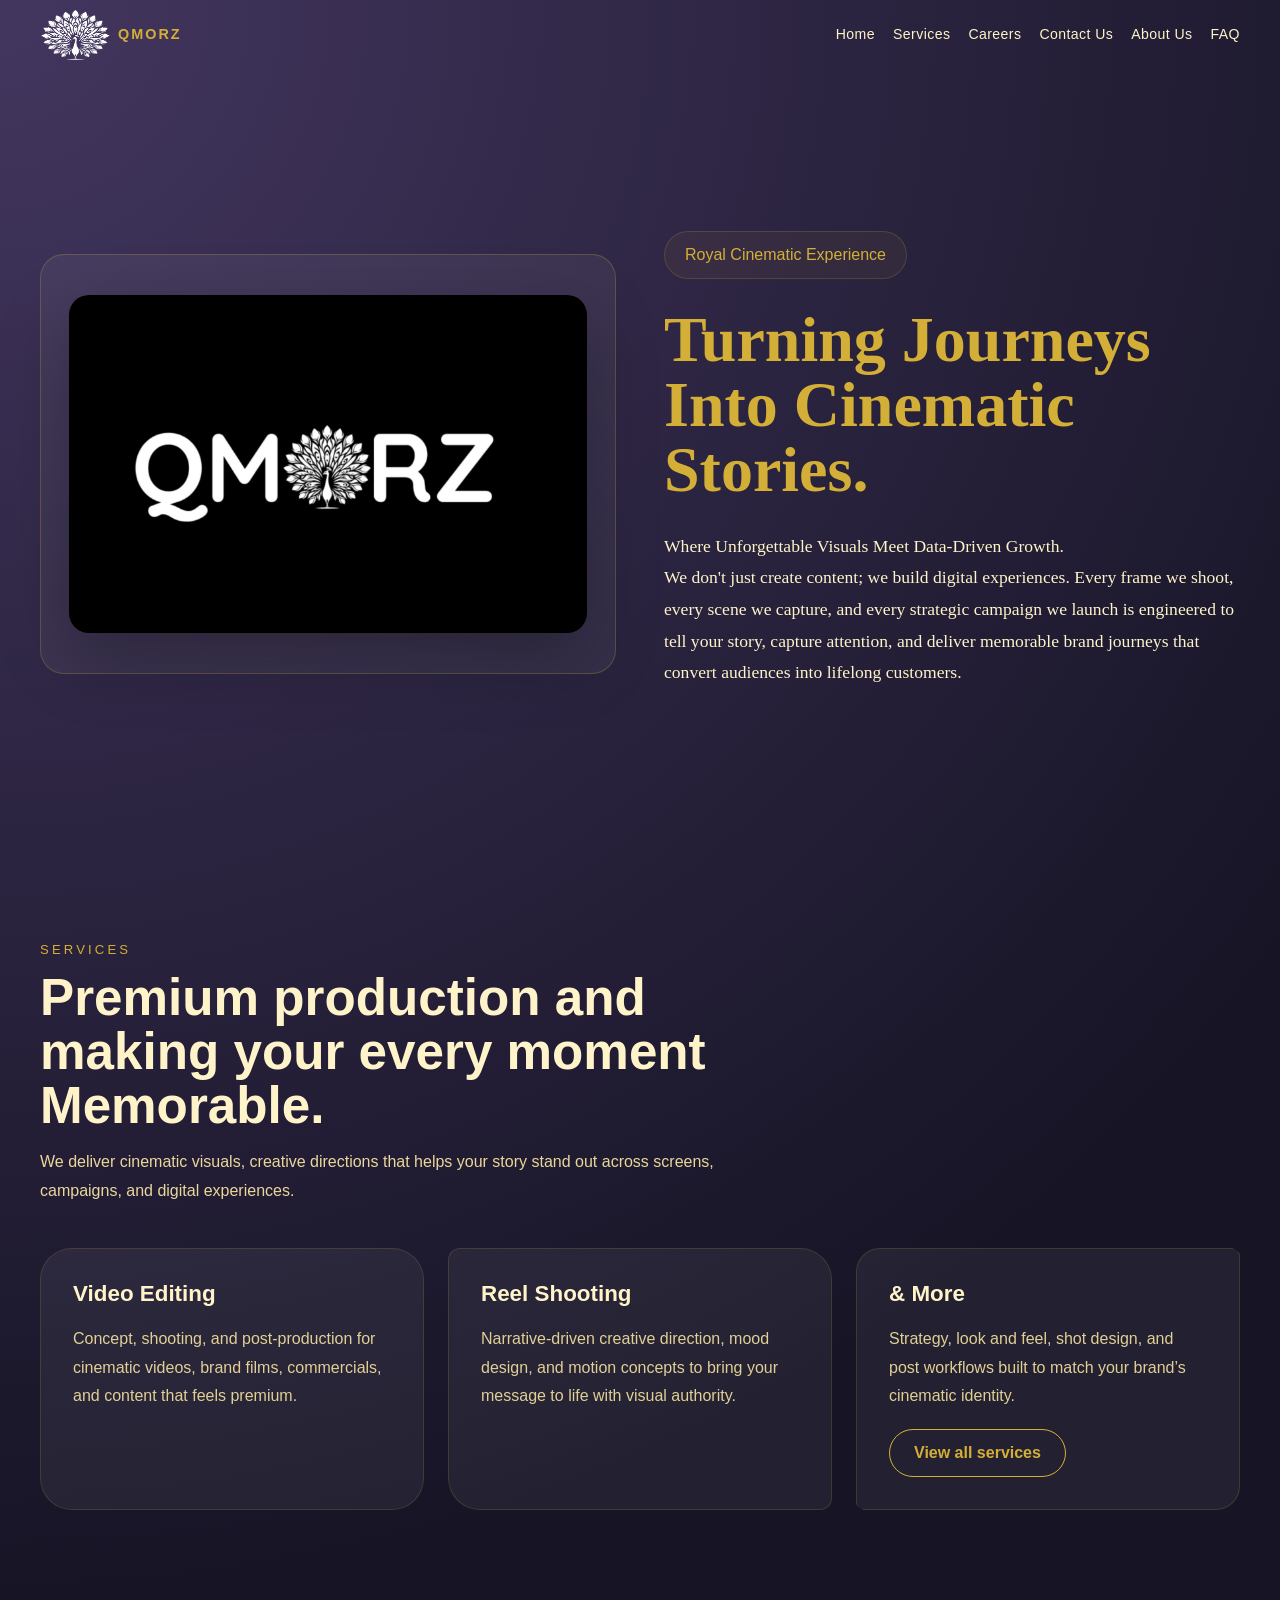
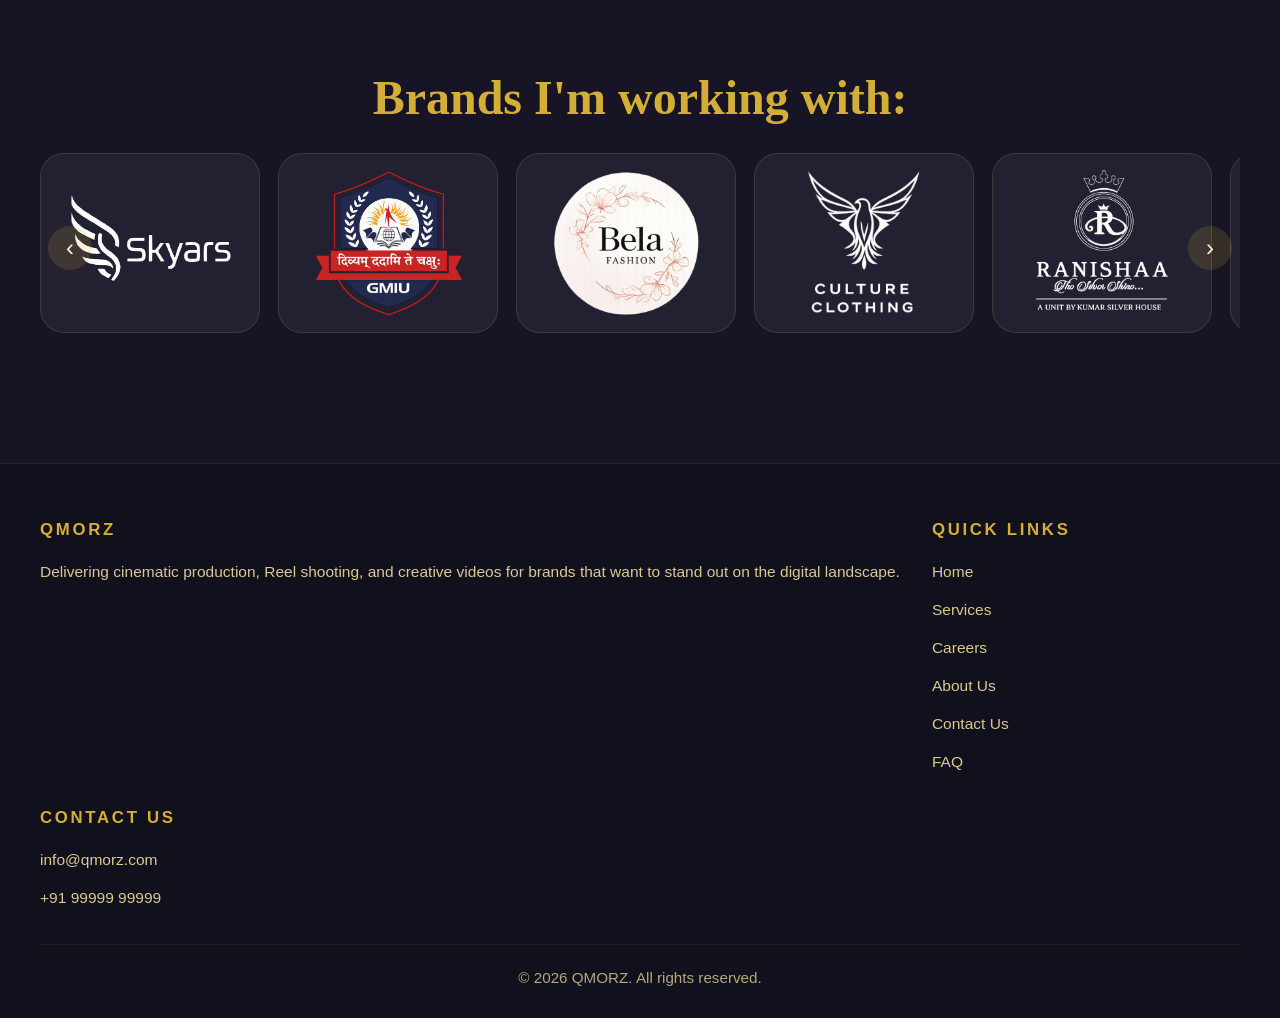
<file: index.html>
<!DOCTYPE html>
<html lang="en">
<head>
  <meta charset="UTF-8" />
  <meta name="viewport" content="width=device-width, initial-scale=1.0">
  <title>QMORZ | Home</title>
  <link rel="icon" href="4-removebg-preview.png" type="image/png">
  <link rel="stylesheet" href="styles.css" />
</head>
<body>
  <header>
    <div class="container">
      <div class="nav-bar">
        <div class="brand">
          <div class="brand-placeholder">
            <img src="logo_removebg_1.png" alt="QMORZ Logo" style="width: 70px; height: 50px;" >
          </div>
          <div class="brand-title">QMORZ</div>
        </div>
        <div class="menu-toggle" id="menu-toggle">☰</div>
        <nav id="navbar">
          <ul>
            <li><a href="index.html">Home</a></li>
            <li><a href="service.html">Services</a></li>
            <li><a href="careers.html">Careers</a></li>
            <li><a href="contactus.html">Contact Us</a></li>
            <li><a href="aboutus.html#about">About Us</a></li>
            <li><a href="faq.html">FAQ</a></li>
          </ul>
        </nav>
      </div>
    </div>
  </header>

  <main class="container">
    <section class="hero" id="home">
      <div class="hero-panel">
        <div class="hero-image">
          <img src="placeholder.jpg" alt="Hero section image" />
        </div>
        <div class="hero-motion">
          <span class="hero-motion-line"></span>
          <span class="hero-motion-circle"></span>
        </div>
      </div>

      <div class="hero-copy">
        <div class="callout">Royal Cinematic Experience</div>
        <h1>Turning Journeys Into Cinematic Stories.</h1>
        <p>
          Where Unforgettable Visuals Meet Data-Driven Growth.<br>
          We don't just create content; we build digital experiences.
          Every frame we shoot, every scene we capture, and every strategic campaign we launch is engineered to tell your story,
          capture attention, and deliver memorable brand journeys that convert audiences into lifelong customers.
        </p>
      </div>
    </section>
   
    <section class="services" id="services">
      <div class="services-intro">
        <span class="section-tag">Services</span>
        <h2>Premium production and making your every moment Memorable.</h2>
        <p>
          We deliver cinematic visuals, creative directions that helps
          your story stand out across screens, campaigns, and digital experiences.
        </p>
      </div>

      <div class="service-grid">
        <article class="service-card">
          <h3> Video Editing</h3>
          <p>
            Concept, shooting, and post-production for cinematic videos, brand films,
            commercials, and content that feels premium.
          </p>
        </article>

        <article class="service-card">
          <h3>Reel Shooting</h3>
          <p>
            Narrative-driven creative direction, mood design, and motion concepts to
            bring your message to life with visual authority.
          </p>
        </article>

        <article class="service-card">
          <h3>&amp; More</h3>
          <p>
            Strategy, look and feel, shot design, and post workflows built to match your
            brand’s cinematic identity.
          </p>
          <a class="service-button" href="service.html">View all services</a>
        </article>
      </div>
    </section>

    <section class="brand-carousel">
      <div class="section-header">
        <h2>Brands I'm working with:</h2>
      </div>
      <div class="carousel-wrapper">
        <button class="carousel-btn left" type="button" aria-label="Scroll left">‹</button>
        <div class="carousel-track">
          <div class="brand-card"><img src="skyars_logo-removebg.png" alt="Skyars brand logo" /></div>
          <div class="brand-card"><img src="gm.png" alt="GMIU brand logo" /></div>
          <div class="brand-card"><img src="bela.png" alt="Bela Fashion brand logo" /></div>
          <div class="brand-card"><img src="culture.png" alt="Culture Clothing brand logo" /></div>
          <div class="brand-card"><img src="ranisha.png" alt="Ranishaa brand logo" /></div>
          <div class="brand-card"><img src="satis_rmbg.png" alt="Satisfashion brand logo" /></div>
          <div class="brand-card"><img src="sat.png" alt="Satnam Tea brand logo" /></div>
          <div class="brand-card"><img src="varni-removebg-preview.png" alt="Varni brand logo" /></div>
          <div class="brand-card"><img src="jwel.png" alt="Shubhlaxmi Jewel brand logo" /></div>
        </div>
        <button class="carousel-btn right" type="button" aria-label="Scroll right">›</button>
      </div>
    </section>
  </main>
  
  <footer>
    <div class="container">
      <div class="footer-inner">
        <div class="footer-brand">
          <h3>QMORZ</h3>
          <p>Delivering cinematic production, Reel shooting, and creative videos for brands that want to stand out on the digital landscape.</p>
        </div>

        <div class="footer-section">
          <h4>Quick links</h4>
          <ul class="footer-links">
            <li><a href="index.html#home">Home</a></li>
            <li><a href="service.html">Services</a></li>
            <li><a href="careers.html">Careers</a></li>
            <li><a href="aboutus.html#about">About Us</a></li>
            <li><a href="contactus.html">Contact Us</a></li>
            <li><a href="faq.html">FAQ</a></li>
          </ul>
        </div>

        <div class="footer-section">
          <h4>Contact Us</h4>
          <ul class="footer-links">
            <li><a href="mailto:info@qmorz.com">info@qmorz.com</a></li>
            <li><a href="tel:+919999999999">+91 99999 99999</a></li>
          </ul>
        </div>
      </div>
      <p class="footer-note">&copy; 2026 QMORZ. All rights reserved.</p>
    </div>
  </footer>

  <script>
    document.addEventListener("DOMContentLoaded", function () {
      // Responsive Dynamic Header Code
      const menuToggle = document.getElementById("menu-toggle");
      const navbar = document.getElementById("navbar");

      if (menuToggle && navbar) {
        menuToggle.addEventListener("click", () => {
          navbar.classList.toggle("active");
          menuToggle.innerHTML = navbar.classList.contains("active") ? "✕" : "☰";
        });
      }

      // Add glassmorphism to header when page scrolls
      const header = document.querySelector('header');
      if (header) {
        const onScroll = () => {
          if (window.scrollY > 30) header.classList.add('scrolled');
          else header.classList.remove('scrolled');
        };
        onScroll();
        window.addEventListener('scroll', onScroll, { passive: true });
      }

      // Carousel logic
      const track = document.querySelector('.carousel-track');
      const btnLeft = document.querySelector('.carousel-btn.left');
      const btnRight = document.querySelector('.carousel-btn.right');

      if (track && btnLeft && btnRight) {
        const slideAmount = () => {
          const card = track.querySelector('.brand-card');
          return (card ? card.offsetWidth + 18 : 240);
        };

        const scrollByAmount = (amount) => {
          track.scrollBy({ left: amount, behavior: 'smooth' });
        };

        const autoAdvance = () => {
          if (track.scrollLeft + track.clientWidth >= track.scrollWidth - 12) {
            track.scrollTo({ left: 0, behavior: 'smooth' });
          } else {
            scrollByAmount(slideAmount());
          }
        };

        const startAutoSlide = () => {
          clearInterval(window.autoSlideTimer);
          window.autoSlideTimer = setInterval(autoAdvance, 3200);
        };

        const stopAutoSlide = () => {
          clearInterval(window.autoSlideTimer);
        };

        btnLeft.addEventListener('click', () => {
          scrollByAmount(-slideAmount());
          startAutoSlide();
        });

        btnRight.addEventListener('click', () => {
          scrollByAmount(slideAmount());
          startAutoSlide();
        });

        track.addEventListener('mouseenter', stopAutoSlide);
        track.addEventListener('mouseleave', startAutoSlide);
        track.addEventListener('touchstart', stopAutoSlide, { passive: true });
        track.addEventListener('touchend', startAutoSlide, { passive: true });

        startAutoSlide();
      }
    });
  </script>
</body>
</html>
</file>
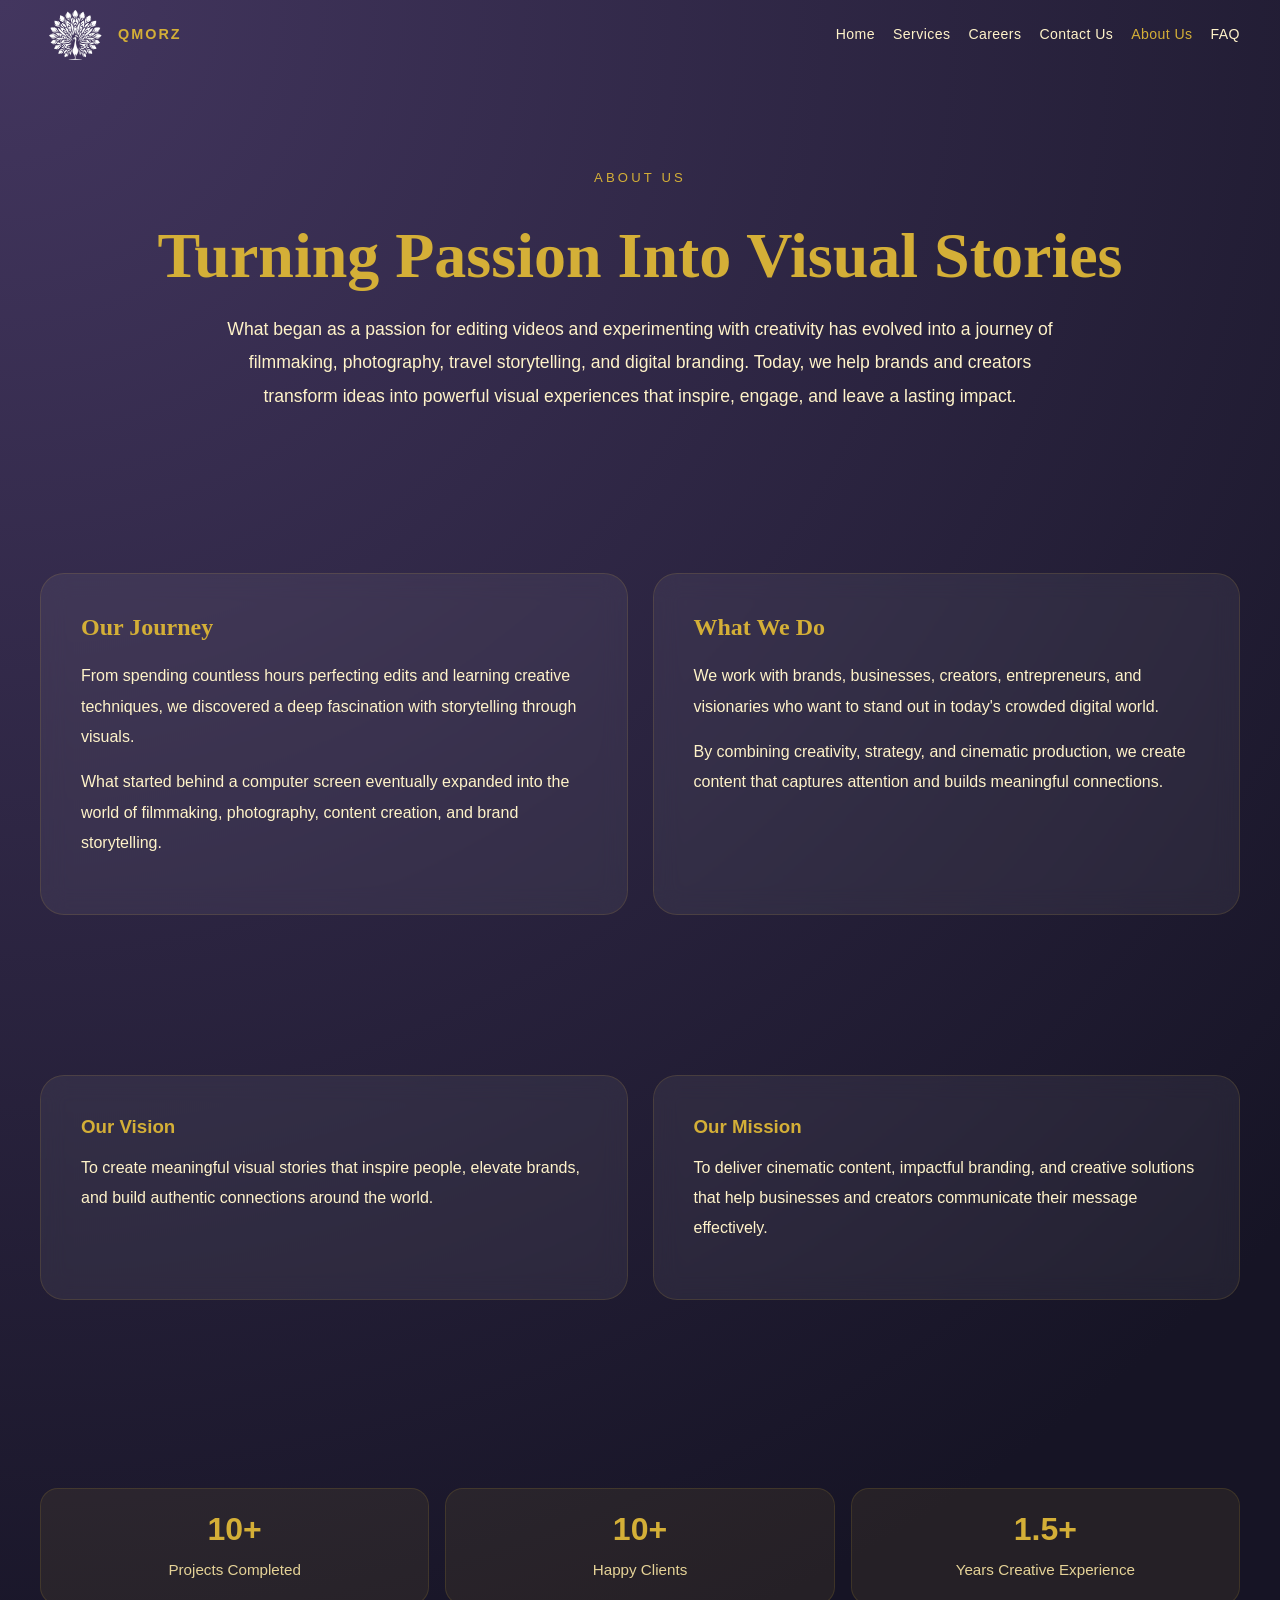
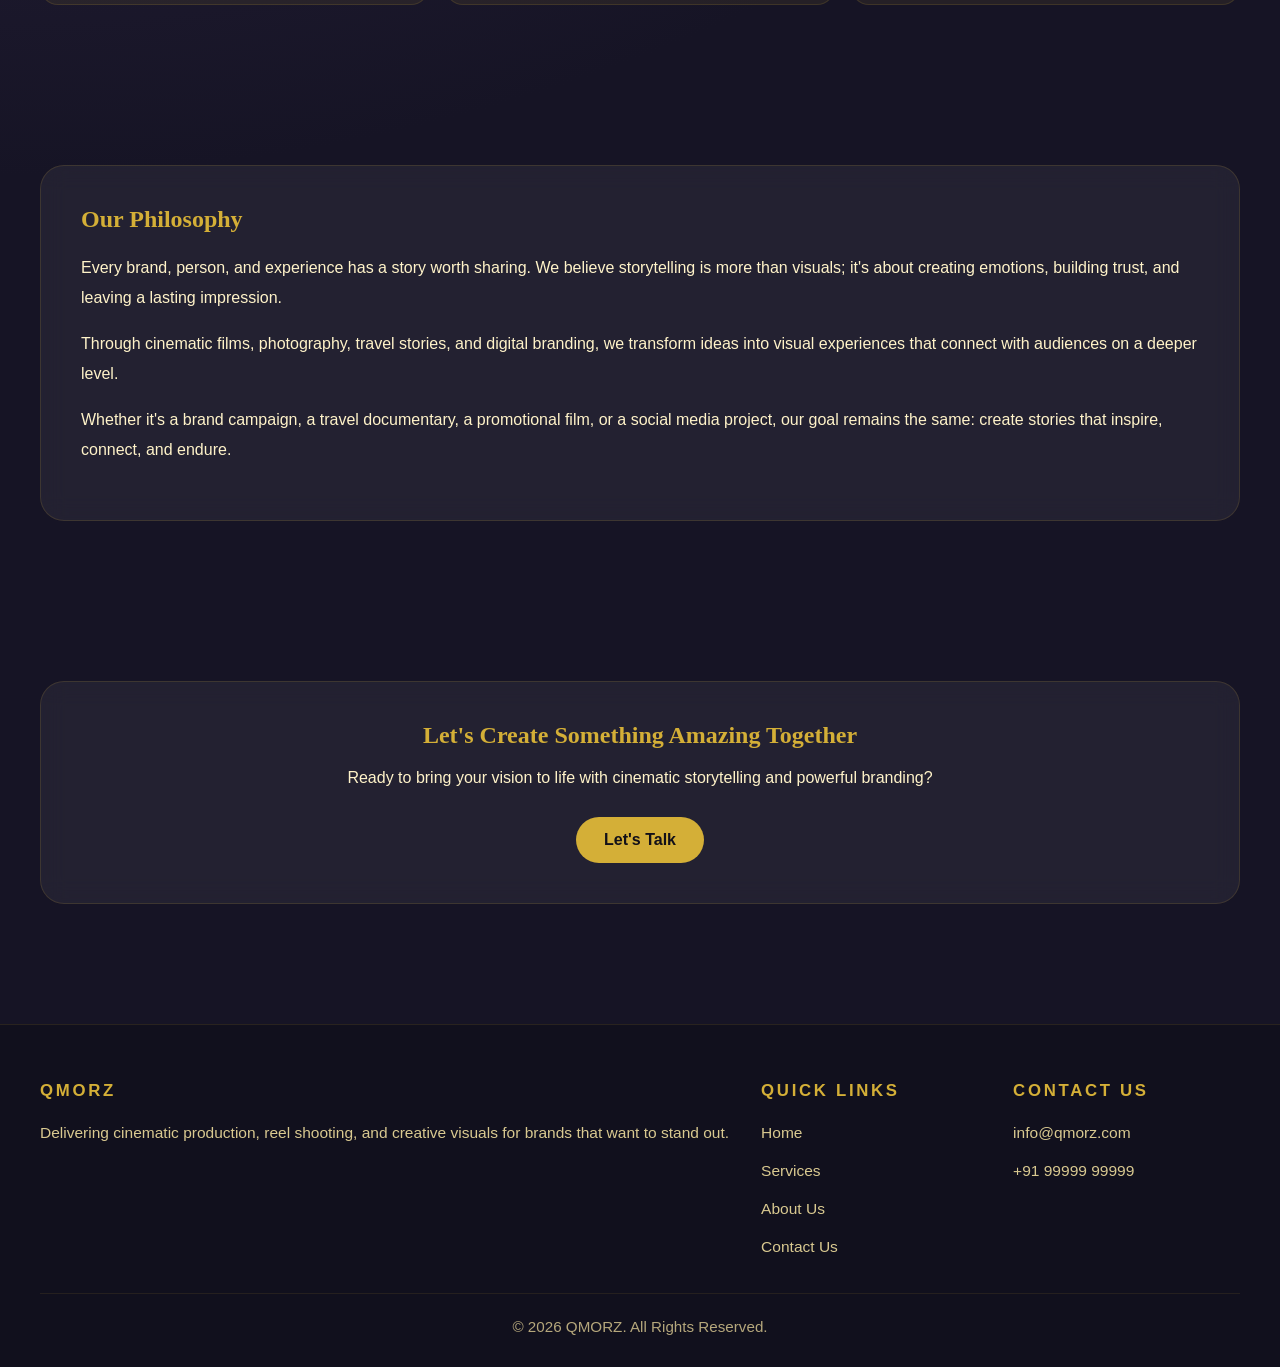
<file: aboutus.html>
<!DOCTYPE html>
<html lang="en">
<head>
    <meta charset="UTF-8">
    <meta name="viewport" content="width=device-width, initial-scale=1.0">
    <title>About Us | QMORZ</title>
    <link rel="icon" href="4-removebg-preview.png" type="image/png">
    <link rel="stylesheet" href="styles.css">
</head>
<body>

    <header id="header">
        <div class="container nav-bar">

            <div class="brand">
                <div class="brand-placeholder">
                    <img src="logo_removebg_1.png" alt="QMORZ Logo" style="width: 70px; height: 50px; object-fit: contain;">
                </div>
                <div class="brand-title">
                    QMORZ
                </div>
            </div>

            <div class="menu-toggle" id="menuToggle">☰</div>

            <nav id="navbar">
                <ul>
                    <li><a href="index.html">Home</a></li>
                    <li><a href="service.html">Services</a></li>
                    <li><a href="careers.html">Careers</a></li>
                    <li><a href="contactus.html">Contact Us</a></li>
                    <li><a href="aboutus.html" class="active">About Us</a></li>
                    <li><a href="faq.html">FAQ</a></li>
                </ul>
            </nav>

        </div>
    </header>

    <main>
        <section class="about-hero">
            <div class="container">
                <span class="section-tag">ABOUT US</span>
                <h1>Turning Passion Into Visual Stories</h1>
                <p>
                    What began as a passion for editing videos and experimenting with creativity has evolved into a journey of filmmaking, photography, travel storytelling, and digital branding. Today, we help brands and creators transform ideas into powerful visual experiences that inspire, engage, and leave a lasting impact.
                </p>
            </div>
        </section>

        <section class="about-story">
            <div class="container">
                <div class="about-grid">
                    <div class="about-card reveal">
                        <h2>Our Journey</h2>
                        <p>
                            From spending countless hours perfecting edits and learning creative techniques, we discovered a deep fascination with storytelling through visuals.
                        </p>
                        <p>
                            What started behind a computer screen eventually expanded into the world of filmmaking, photography, content creation, and brand storytelling.
                        </p>
                    </div>

                    <div class="about-card reveal">
                        <h2>What We Do</h2>
                        <p>
                            We work with brands, businesses, creators, entrepreneurs, and visionaries who want to stand out in today's crowded digital world.
                        </p>
                        <p>
                            By combining creativity, strategy, and cinematic production, we create content that captures attention and builds meaningful connections.
                        </p>
                    </div>
                </div>
            </div>
        </section>

        <section class="vision-section">
            <div class="container">
                <div class="vision-grid">
                    <div class="vision-card reveal">
                        <h3>Our Vision</h3>
                        <p>
                            To create meaningful visual stories that inspire people, elevate brands, and build authentic connections around the world.
                        </p>
                    </div>

                    <div class="vision-card reveal">
                        <h3>Our Mission</h3>
                        <p>
                            To deliver cinematic content, impactful branding, and creative solutions that help businesses and creators communicate their message effectively.
                        </p>
                    </div>
                </div>
            </div>
        </section>

        <section class="about-stats">
            <div class="container">
                <div class="hero-stats">
                    <div class="hero-stat reveal">
                        <span>10+</span>
                        <p>Projects Completed</p>
                    </div>
                    <div class="hero-stat reveal">
                        <span>10+</span>
                        <p>Happy Clients</p>
                    </div>
                    <div class="hero-stat reveal">
                        <span>1.5+</span>
                        <p>Years Creative Experience</p>
                    </div>
                </div>
            </div>
        </section>

        <section class="philosophy-section">
            <div class="container">
                <div class="philosophy-card reveal">
                    <h2>Our Philosophy</h2>
                    <p>
                        Every brand, person, and experience has a story worth sharing. We believe storytelling is more than visuals; it's about creating emotions, building trust, and leaving a lasting impression.
                    </p>
                    <p>
                        Through cinematic films, photography, travel stories, and digital branding, we transform ideas into visual experiences that connect with audiences on a deeper level.
                    </p>
                    <p>
                        Whether it's a brand campaign, a travel documentary, a promotional film, or a social media project, our goal remains the same: create stories that inspire, connect, and endure.
                    </p>
                </div>
            </div>
        </section>

        <section class="about-cta">
            <div class="container">
                <div class="cta-card reveal">
                    <h2>Let's Create Something Amazing Together</h2>
                    <p>Ready to bring your vision to life with cinematic storytelling and powerful branding?</p>
                    <a href="contactus.html" class="hero-button">Let's Talk</a>
                </div>
            </div>
        </section>
    </main>

    <footer>
        <div class="container">
            <div class="footer-inner">
                <div class="footer-brand">
                    <h3>QMORZ</h3>
                    <p>
                        Delivering cinematic production, reel shooting, and creative visuals for brands that want to stand out.
                    </p>
                </div>

                <div class="footer-section">
                    <h4>Quick Links</h4>
                    <ul class="footer-links">
                        <li><a href="index.html">Home</a></li>
                        <li><a href="services.html">Services</a></li>
                        <li><a href="aboutus.html">About Us</a></li>
                        <li><a href="contactus.html">Contact Us</a></li>
                    </ul>
                </div>

                <div class="footer-section">
                    <h4>Contact Us</h4>
                    <ul class="footer-links">
                        <li><a href="mailto:info@qmorz.com">info@qmorz.com</a></li>
                        <li><a href="tel:+919999999999">+91 99999 99999</a></li>
                    </ul>
                </div>
            </div>

            <div class="footer-note">
                &copy; 2026 QMORZ. All Rights Reserved.
            </div>
        </div>
    </footer>

    <script>
        // Mobile Menu Engine
        const menuToggle = document.getElementById("menuToggle");
        const navbar = document.getElementById("navbar");

        menuToggle.addEventListener("click", () => {
            navbar.classList.toggle("active");
        });

        // Close mobile nav menu instantly upon item clicks
        const navLinks = document.querySelectorAll("#navbar a");
        navLinks.forEach(link => {
            link.addEventListener("click", () => {
                navbar.classList.remove("active");
            });
        });

        // Sticky Glassmorphism Header Handler
        const header = document.getElementById("header");
        window.addEventListener("scroll", () => {
            if (window.scrollY > 40) {
                header.classList.add("scrolled");
            } else {
                header.classList.remove("scrolled");
            }
        });

        // Scroll Reveal Elements Interceptor Pipeline
        const reveals = document.querySelectorAll(".reveal");
        function revealElements() {
            reveals.forEach(el => {
                const top = el.getBoundingClientRect().top;
                if (top < window.innerHeight - 100) {
                    el.classList.add("active");
                }
            });
        }

        window.addEventListener("scroll", revealElements);
        // Fire initialization once on screen setup layout draw
        revealElements();
    </script>

</body>
</html>
</file>
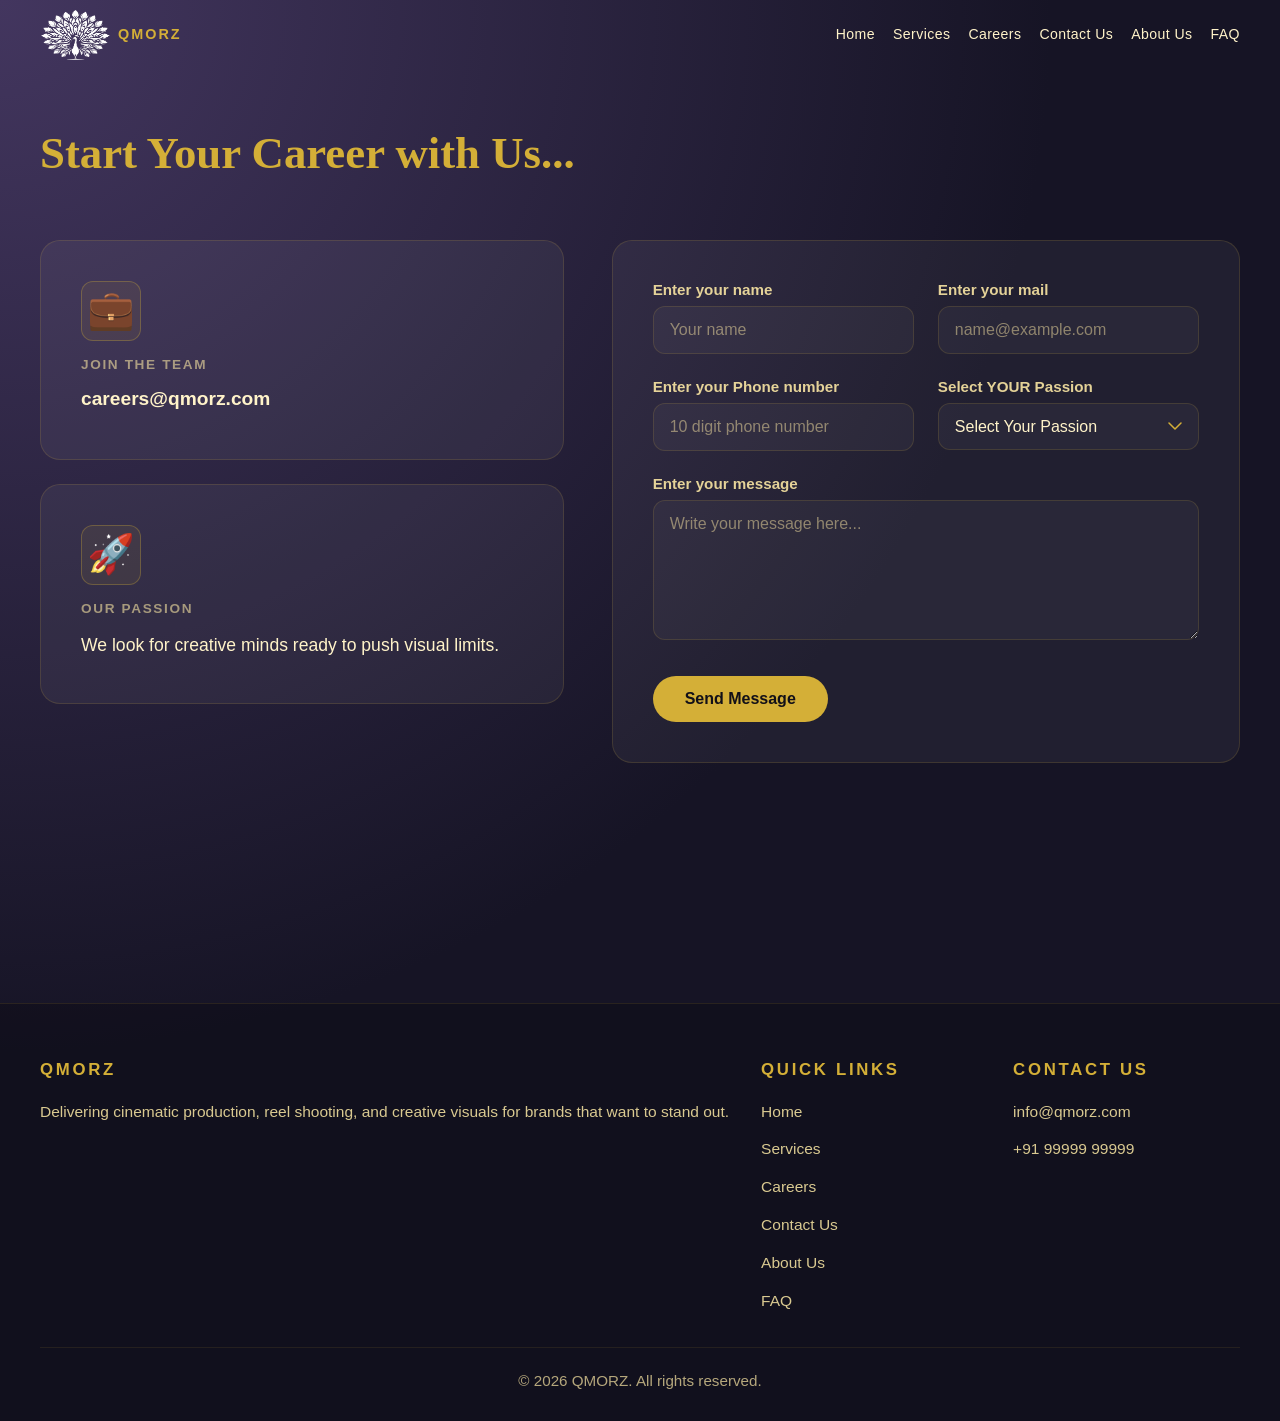
<file: careers.html>
<!DOCTYPE html>
<html lang="en">
<head>
  <meta charset="UTF-8" />
  <meta name="viewport" content="width=device-width, initial-scale=1.0">
  <title>Careers - QMORZ</title>
  <link rel="icon" href="4-removebg-preview.png" type="image/png">
  <link rel="stylesheet" href="styles.css" />
</head>
<body>
   <header>
    <div class="container">
      <div class="nav-bar">
        <div class="brand">
          <div class="brand-placeholder">
            <img src="logo_removebg_1.png" alt="QMORZ Logo" style="width: 70px; height: 50px;" />
          </div>
          <div class="brand-title">QMORZ</div>
        </div>
        <div class="menu-toggle" id="menu-toggle">☰</div>
        <nav id="navbar">
          <ul>
            <li><a href="index.html">Home</a></li>
            <li><a href="service.html">Services</a></li>
            <li><a href="careers.html">Careers</a></li>
            <li><a href="contactus.html">Contact Us</a></li>
            <li><a href="aboutus.html#about">About Us</a></li>
            <li><a href="faq.html">FAQ</a></li>
          </ul>
        </nav>
      </div>
    </div>
  </header>

  <main class="container">
    <section class="hire-section">
      <div class="hire-hero" id="hire">
        <h1>Start Your Career with Us...</h1>
      </div>

      <!-- Converted to match the contact page's dual-column grid layout -->
      <div class="contact-grid">
        
        <!-- Left column: Career Info Inquiry Cards -->
        <div class="contact-left">
          <div class="inquiry-card">
            <div class="inquiry-icon">💼</div>
            <h3>JOIN THE TEAM</h3>
            <a href="mailto:careers@qmorz.com" class="inquiry-email">careers@qmorz.com</a>
          </div>

          <div class="inquiry-card">
            <div class="inquiry-icon creative-icon">🚀</div>
            <h3>OUR PASSION</h3>
            <span class="inquiry-static-text">We look for creative minds ready to push visual limits.</span>
          </div>
        </div>

        <!-- Right column: Application Form Panel -->
        <div class="contact-form-panel">
          <form class="contact-form" action="#" method="post">
            <div class="form-row">
              <div class="form-group">
                <label for="name">Enter your name</label>
                <input id="name" name="name" type="text" placeholder="Your name" required pattern="[A-Za-z ]+" title="Only letters and spaces are allowed" />
              </div>
              <div class="form-group">
                <label for="email">Enter your mail</label>
                <input id="email" name="email" type="email" placeholder="name@example.com" required />
              </div>
            </div>

            <div class="form-row">
              <div class="form-group">
                <label for="phone">Enter your Phone number</label>
                <input id="phone" name="phone" type="tel" placeholder="10 digit phone number" title="Phone number must be 10 digits" />
              </div>
              <div class="form-group">
                <label for="category">Select YOUR Passion </label>
                <select id="category" name="category" required>
                  <option value="">Select Your Passion</option>
                  <option value="Influencer-Male">Influencer</option>
                  <option value="photographer">Photographer</option>
                  <option value="content-creator">Content Creator</option>
                  <option value="video-editor">Video Editor</option>
                  <option value="reel-shooter">Reel Shooter</option>
                  <option value="cinematographer">Cinematographer</option>
                  <option value="social-medial-manager">Social Media Manager</option>
                </select>
              </div>
            </div>

            <div class="form-row">
              <div class="form-group full-width">
                <label for="message">Enter your message</label>
                <textarea id="message" name="message" placeholder="Write your message here..." required></textarea>
              </div>
            </div>

            <button type="submit" class="submit-btn">Send Message</button>
          </form>
        </div>

      </div>
    </section>
  </main>

  <footer>
    <div class="container">
      <div class="footer-inner">
        <div class="footer-brand">
          <h3>QMORZ</h3>
          <p>Delivering cinematic production, reel shooting, and creative visuals for brands that want to stand out.</p>
        </div>

        <div class="footer-section">
          <h4>Quick links</h4>
          <ul class="footer-links">
            <li><a href="index.html#home">Home</a></li>
            <li><a href="service.html">Services</a></li>
            <li><a href="careers.html">Careers</a></li>
            <li><a href="contactus.html">Contact Us</a></li>
            <li><a href="aboutus.html#about">About Us</a></li>
            <li><a href="faq.html">FAQ</a></li>
          </ul>
        </div>

        <div class="footer-section">
          <h4>Contact Us</h4>
          <ul class="footer-links">
            <li><a href="mailto:info@qmorz.com">info@qmorz.com</a></li>
            <li><a href="tel:+919999999999">+91 99999 99999</a></li>
          </ul>
        </div>
      </div>
      <p class="footer-note">&copy; 2026 QMORZ. All rights reserved.</p>
    </div>
  </footer>

  <script>
    document.addEventListener("DOMContentLoaded", function() {
      const menuToggle = document.getElementById("menu-toggle");
      const navbar = document.getElementById("navbar");

      if (menuToggle && navbar) {
        menuToggle.addEventListener("click", () => {
          navbar.classList.toggle("active");
          menuToggle.innerHTML = navbar.classList.contains("active") ? "✕" : "☰";
        });
      }

      const header = document.querySelector('header');
      if (header) {
        const onScroll = () => {
          if (window.scrollY > 30) header.classList.add('scrolled');
          else header.classList.remove('scrolled');
        };
        onScroll();
        window.addEventListener('scroll', onScroll, { passive: true });
      }

      // Handle the form submission using your data structure
      const form = document.querySelector('.contact-form');
      if (form) {
        form.addEventListener('submit', function(e) {
          e.preventDefault(); // Prevents page reload

          // Your original data script structure (now runs when the user clicks submit)
          const data = {
            accessKey: "64e9b3f2-0f32-49dd-b3cc-82daeaa2b6ff",
            subject: "career inquiry",
            from_name: "QMORZ Careers",
            name: document.getElementById("name") ? document.getElementById("name").value : "",
            email: document.getElementById("email") ? document.getElementById("email").value : "",
            phone: document.getElementById("phone") ? document.getElementById("phone").value : "",
            category: document.getElementById("category") ? document.getElementById("category").value : "",
            message: document.getElementById("message") ? document.getElementById("message").value : ""
          };

          // Web3Forms expects 'access_key' instead of 'accessKey'
          data.access_key = data.accessKey;

          // Send data to Web3Forms API
          fetch('https://api.web3forms.com/submit', {
            method: 'POST',
            headers: {
              'Content-Type': 'application/json',
              'Accept': 'application/json'
            },
            body: JSON.stringify(data)
          })
          .then(async (response) => {
            if (response.status === 200) {
              alert("Application submitted successfully!");
              form.reset();
            } else {
              const json = await response.json();
              alert(json.message || "Something went wrong.");
            }
          })
          .catch(error => {
            console.error(error);
            alert("Form submission failed.");
          });
        });
      }
    });
  </script>
</body>
</html>
</file>
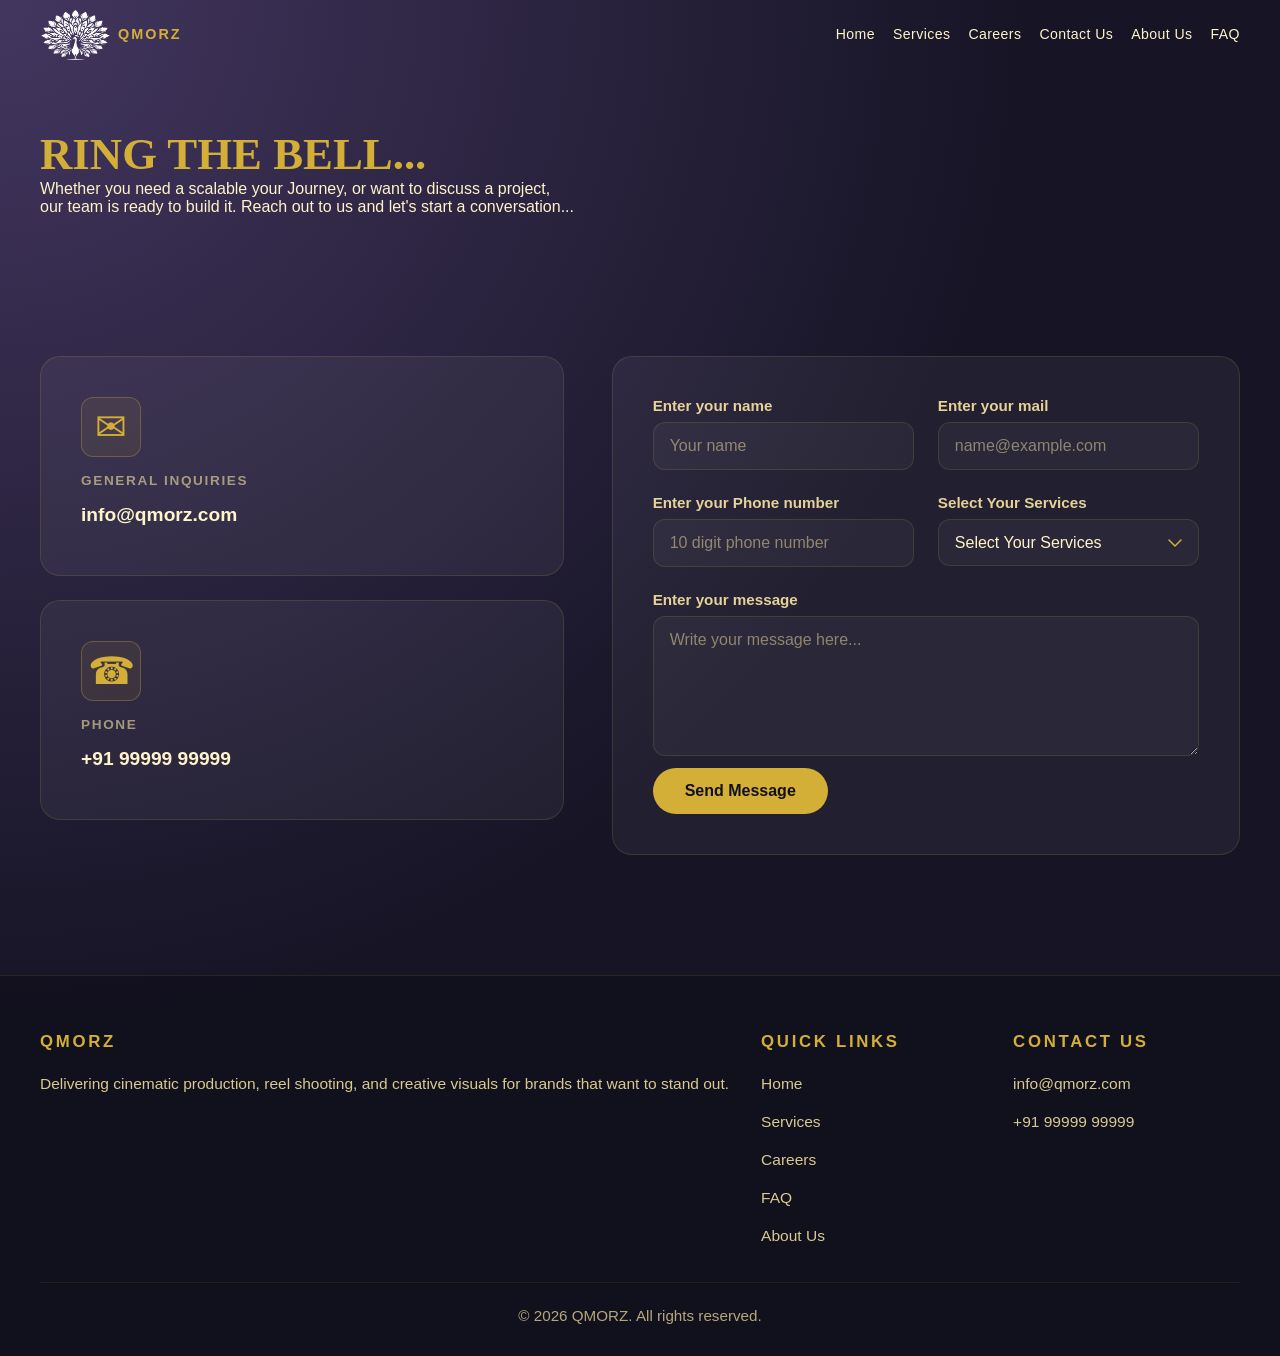
<file: contactus.html>
<!DOCTYPE html>
<html lang="en">
<head>
  <meta charset="UTF-8" />
  <meta name="viewport" content="width=device-width, initial-scale=1.0">
  <title>Contact Us</title>
  <link rel="icon" href="4-removebg-preview.png" type="image/png">
  <link rel="stylesheet" href="styles.css" />
</head>
<body>
  <header>
    <div class="container">
      <div class="nav-bar">
        <div class="brand">
          <div class="brand-placeholder">
            <img src="logo_removebg_1.png" alt="QMORZ Logo" style="width: 70px; height: 50px;" />
          </div>
          <div class="brand-title">QMORZ</div>
        </div>
        <div class="menu-toggle" id="menu-toggle">☰</div>
        <nav id="navbar">
          <ul>
            <li><a href="index.html">Home</a></li>
            <li><a href="service.html">Services</a></li>
            <li><a href="careers.html">Careers</a></li>
            <li><a href="contactus.html">Contact Us</a></li>
            <li><a href="aboutus.html#about">About Us</a></li>
            <li><a href="faq.html">FAQ</a></li>
          </ul>
      </nav>
      </div>
    </div>
  </header>

  <main class="container">
    <section class="contact-hero">
      <h1>RING THE BELL...</h1>
      <p>Whether you need a scalable your Journey, or want to discuss a project, <br> our team is ready to build it. Reach out to us and let's start a conversation...</p>
    </section>

    <section class="contact-grid">
      <div class="contact-left">
        <div class="inquiry-card">
          <div class="inquiry-icon">✉</div>
          <h3>GENERAL INQUIRIES</h3>
          <a href="mailto:info@qmorz.com" class="inquiry-email">info@qmorz.com</a>
        </div>

        <div class="inquiry-card">
          <div class="inquiry-icon phone-icon">☎</div>
          <h3>PHONE</h3>
          <a href="tel:+919999999999" class="inquiry-phone">+91 99999 99999</a>
        </div>
      </div>

      <div class="contact-form-panel">
        <form class="contact-form" action="#" method="post">
          <div class="form-row">
            <div class="form-group">
              <label for="name">Enter your name</label>
              <input id="name" name="name" type="text" placeholder="Your name" required pattern="[A-Za-z ]+" title="Only letters and spaces are allowed" />
            </div>
            <div class="form-group">
              <label for="email">Enter your mail</label>
              <input id="email" name="email" type="email" placeholder="name@example.com" required />
            </div>
          </div>

          <div class="form-row">
            <div class="form-group">
              <label for="phone">Enter your Phone number</label>
              <input id="phone" name="phone" type="tel" placeholder="10 digit phone number" required pattern="\d{10}" title="Phone number must be 10 digits" />
            </div>
            <div class="form-group">
              <label for="category">Select Your Services </label>
              <select id="category" name="category" required>
                <option value="">Select Your Services</option>
                <option value="video-editing">Video Editing</option>
                <option value="reel-shooting">Reel Shooting</option>
                <option value="content-creation">Content Creation</option>
                <option value="photography">Photography</option>
                <option value="social-media-management">Social Media Management</option>
                <option value="Influencer-Marketing">Influencer Marketing</option>
              </select>
            </div>
          </div>

          <div class="form-group full-width">
            <label for="message">Enter your message</label>
            <textarea id="message" name="message" placeholder="Write your message here..." required></textarea>
          </div>

          <button type="submit" class="submit-btn">Send Message</button>
        </form>
      </div>
    </section>
  </main>

  <footer>
    <div class="container">
      <div class="footer-inner">
        <div class="footer-brand">
          <h3>QMORZ</h3>
          <p>Delivering cinematic production, reel shooting, and creative visuals for brands that want to stand out.</p>
        </div>

        <div class="footer-section">
          <h4>Quick links</h4>
          <ul class="footer-links">
            <li><a href="index.html#home">Home</a></li>
            <li><a href="service.html">Services</a></li>
            <li><a href="careers.html">Careers</a></li>
            <li><a href="faq.html">FAQ</a></li>
            <li><a href="aboutus.html#about">About Us</a></li>
          </ul>
        </div>

        <div class="footer-section">
          <h4>Contact Us</h4>
          <ul class="footer-links">
            <li><a href="mailto:info@qmorz.com">info@qmorz.com</a></li>
            <li><a href="tel:+919999999999">+91 99999 99999</a></li>
          </ul>
        </div>
      </div>
      <p class="footer-note">&copy; 2026 QMORZ. All rights reserved.</p>
    </div>
  </footer>

  <script>
    document.addEventListener("DOMContentLoaded", function() {
      const menuToggle = document.getElementById("menu-toggle");
      const navbar = document.getElementById("navbar");

      if (menuToggle && navbar) {
        menuToggle.addEventListener("click", () => {
          navbar.classList.toggle("active");
          menuToggle.innerHTML = navbar.classList.contains("active") ? "✕" : "☰";
        });
      }

      const header = document.querySelector('header');
      if (header) {
        const onScroll = () => {
          if (window.scrollY > 30) header.classList.add('scrolled');
          else header.classList.remove('scrolled');
        };
        onScroll();
        window.addEventListener('scroll', onScroll, { passive: true });
      }

      // Handle the form submission using your data structure
      const form = document.querySelector('.contact-form');
      if (form) {
        form.addEventListener('submit', function(e) {
          e.preventDefault(); // Prevents page reload

          // Your original data script structure (now runs when the user clicks submit)
          const data = {
            accessKey: "92ef10ec-c042-4f8f-b68e-f26aa69dbefe",
            subject: "contact inquiry",
            from_name: "QMORZ Contact Form",
            name: document.getElementById("name") ? document.getElementById("name").value : "",
            email: document.getElementById("email") ? document.getElementById("email").value : "",
            phone: document.getElementById("phone") ? document.getElementById("phone").value : "",
            category: document.getElementById("category") ? document.getElementById("category").value : "",
            message: document.getElementById("message") ? document.getElementById("message").value : ""
          };

          // Web3Forms expects 'access_key' instead of 'accessKey'
          data.access_key = data.accessKey;

          // Send data to Web3Forms API
          fetch('https://api.web3forms.com/submit', {
            method: 'POST',
            headers: {
              'Content-Type': 'application/json',
              'Accept': 'application/json'
            },
            body: JSON.stringify(data)
          })
          .then(async (response) => {
            if (response.status === 200) {
              alert("Message sent successfully!");
              form.reset();
            } else {
              const json = await response.json();
              alert(json.message || "Something went wrong.");
            }
          })
          .catch(error => {
            console.error(error);
            alert("Form submission failed.");
          });
        });
      }
    });
  </script>
</body>
</html>
</file>
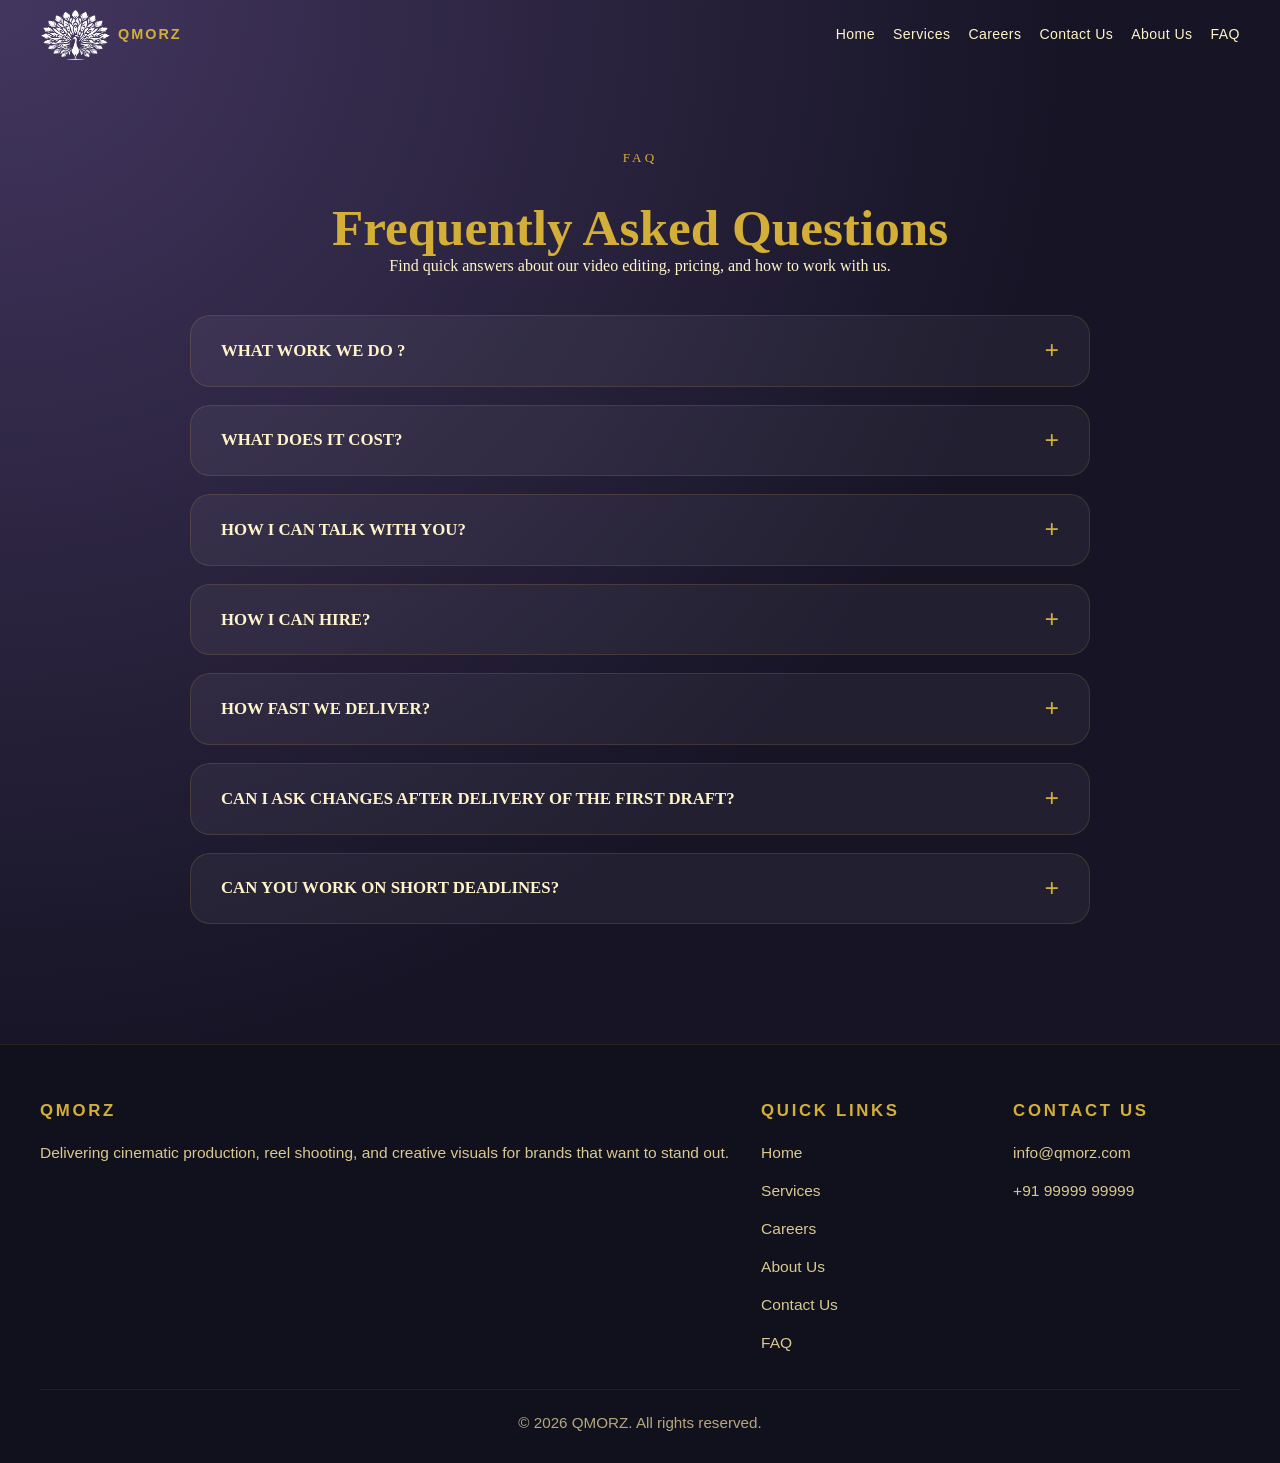
<file: faq.html>
<!DOCTYPE html>
<html lang="en">
<head>
  <meta charset="UTF-8" />
  <meta name="viewport" content="width=device-width, initial-scale=1.0">
  <title>QMORZ | FAQ</title>
  <link rel="icon" href="4-removebg-preview.png" type="image/png">
  <link rel="stylesheet" href="styles.css" />
</head>
<body>
  <header>
    <div class="container">
      <div class="nav-bar">
        <div class="brand">
          <div class="brand-placeholder">
            <img src="logo_removebg_1.png" alt="QMORZ Logo" style="width: 70px; height: 50px;" />
          </div>
          <div class="brand-title">QMORZ</div>
        </div>
        <div class="menu-toggle" id="menu-toggle">☰</div>
        <nav id="navbar">
          <ul>
            <li><a href="index.html">Home</a></li>
            <li><a href="service.html">Services</a></li>
            <li><a href="careers.html">Careers</a></li>
            <li><a href="contactus.html">Contact Us</a></li>
            <li><a href="aboutus.html">About Us</a></li>
            <li><a href="faq.html">FAQ</a></li>
          </ul>
        </nav>
      </div>
    </div>
  </header>

  <main class="container">
    <section class="faq-section">
      <div class="section-intro">
        <span class="section-tag">FAQ</span>
        <h1>Frequently Asked Questions</h1>
        <p>Find quick answers about our video editing, pricing, and how to work with us.</p>
      </div>

      <div class="faq-list">
        <article class="faq-item">
          <button type="button" class="faq-question">
            <span>WHAT WORK WE DO ?</span>
            <span class="faq-icon">+</span>
          </button>
          <div class="faq-answer">
            We edit videos like Reels, Short Video, Cinematic Video, clips, shoot happiness moments and your success.
          </div>
        </article>

        <article class="faq-item">
          <button type="button" class="faq-question">
            <span>WHAT DOES IT COST?</span>
            <span class="faq-icon">+</span>
          </button>
          <div class="faq-answer">
            It depends on your project — message us and we'll tell you details.
          </div>
        </article>

        <article class="faq-item">
          <button type="button" class="faq-question">
            <span>HOW I CAN TALK WITH YOU?</span>
            <span class="faq-icon">+</span>
          </button>
          <div class="faq-answer">
            Send us a message through the contact form, email us at info@qmorz.com, or call +91 99999 99999.
          </div>
        </article>

        <article class="faq-item">
          <button type="button" class="faq-question">
            <span>HOW I CAN HIRE?</span>
            <span class="faq-icon">+</span>
          </button>
          <div class="faq-answer">
            Just fill out the form of the Careers page, where you can apply for different positions like Video Editor, Reel Shooter, Cinematographer.
           </div>
        </article>

        <article class="faq-item">
          <button type="button" class="faq-question">
            <span>HOW FAST WE DELIVER?</span>
            <span class="faq-icon">+</span>
          </button>
          <div class="faq-answer">
            We're quick - Execution time depends on the length of your project, we will ensure that to not too keep you waiting.
          </div>
        </article>

        <article class="faq-item">
          <button type="button" class="faq-question">
            <span>CAN I ASK CHANGES AFTER DELIVERY OF THE FIRST DRAFT?</span>
            <span class="faq-icon">+</span>
          </button>
          <div class="faq-answer">
            Yes, we offer unlimited revisions to ensure the final product meets your expectations, But as long Big changes or a totaly new direction may require additional time and cost.
          </div>
        </article>

        <article class="faq-item">
          <button type="button" class="faq-question">
            <span>CAN YOU WORK ON SHORT  DEADLINES?</span>
            <span class="faq-icon">+</span>
          </button>
          <div class="faq-answer">
            Yes, we can work on short deadlines. Please contact us with your project details and timeline, and we'll do our best to accommodate your needs.
          </div>
        </article>
      </div>
    </section>
  </main>

  <footer>
    <div class="container">
      <div class="footer-inner">
        <div class="footer-brand">
          <h3>QMORZ</h3>
          <p>Delivering cinematic production, reel shooting, and creative visuals for brands that want to stand out.</p>
        </div>

        <div class="footer-section">
          <h4>Quick links</h4>
          <ul class="footer-links">
            <li><a href="index.html#home">Home</a></li>
            <li><a href="service.html">Services</a></li>
            <li><a href="careers.html">Careers</a></li>
            <li><a href="aboutus.html#about">About Us</a></li>
            <li><a href="contactus.html#contact">Contact Us</a></li>
            <li><a href="faq.html">FAQ</a></li>
          </ul>
        </div>

        <div class="footer-section">
          <h4>Contact Us</h4>
          <ul class="footer-links">
            <li><a href="mailto:info@qmorz.com">info@qmorz.com</a></li>
            <li><a href="tel:+919999999999">+91 99999 99999</a></li>
          </ul>
        </div>
      </div>
      <p class="footer-note">&copy; 2026 QMORZ. All rights reserved.</p>
    </div>
  </footer>

  <script>
    document.addEventListener("DOMContentLoaded", function() {
      // Responsive Dynamic Navigation menu Setup
      const menuToggle = document.getElementById("menu-toggle");
      const navbar = document.getElementById("navbar");

      if (menuToggle && navbar) {
        menuToggle.addEventListener("click", () => {
          navbar.classList.toggle("active");
          menuToggle.innerHTML = navbar.classList.contains("active") ? "✕" : "☰";
        });
      }

      // FAQ Accordion Setup
      document.querySelectorAll('.faq-question').forEach(button => {
        button.addEventListener('click', () => {
          const item = button.closest('.faq-item');
          const answer = item.querySelector('.faq-answer');
          const icon = button.querySelector('.faq-icon');
          const isOpen = item.classList.toggle('open');

          if (isOpen) {
            answer.style.maxHeight = answer.scrollHeight + 'px';
            icon.textContent = '-';
          } else {
            answer.style.maxHeight = '0px';
            icon.textContent = '+';
          }
        });
      });

      // Glassmorphism Header Scroll Hook
      const header = document.querySelector('header');
      if (header) {
        const onScroll = () => {
          if (window.scrollY > 30) header.classList.add('scrolled');
          else header.classList.remove('scrolled');
        };
        onScroll();
        window.addEventListener('scroll', onScroll, { passive: true });
      }
    });
  </script>
</body>
</html>
</file>
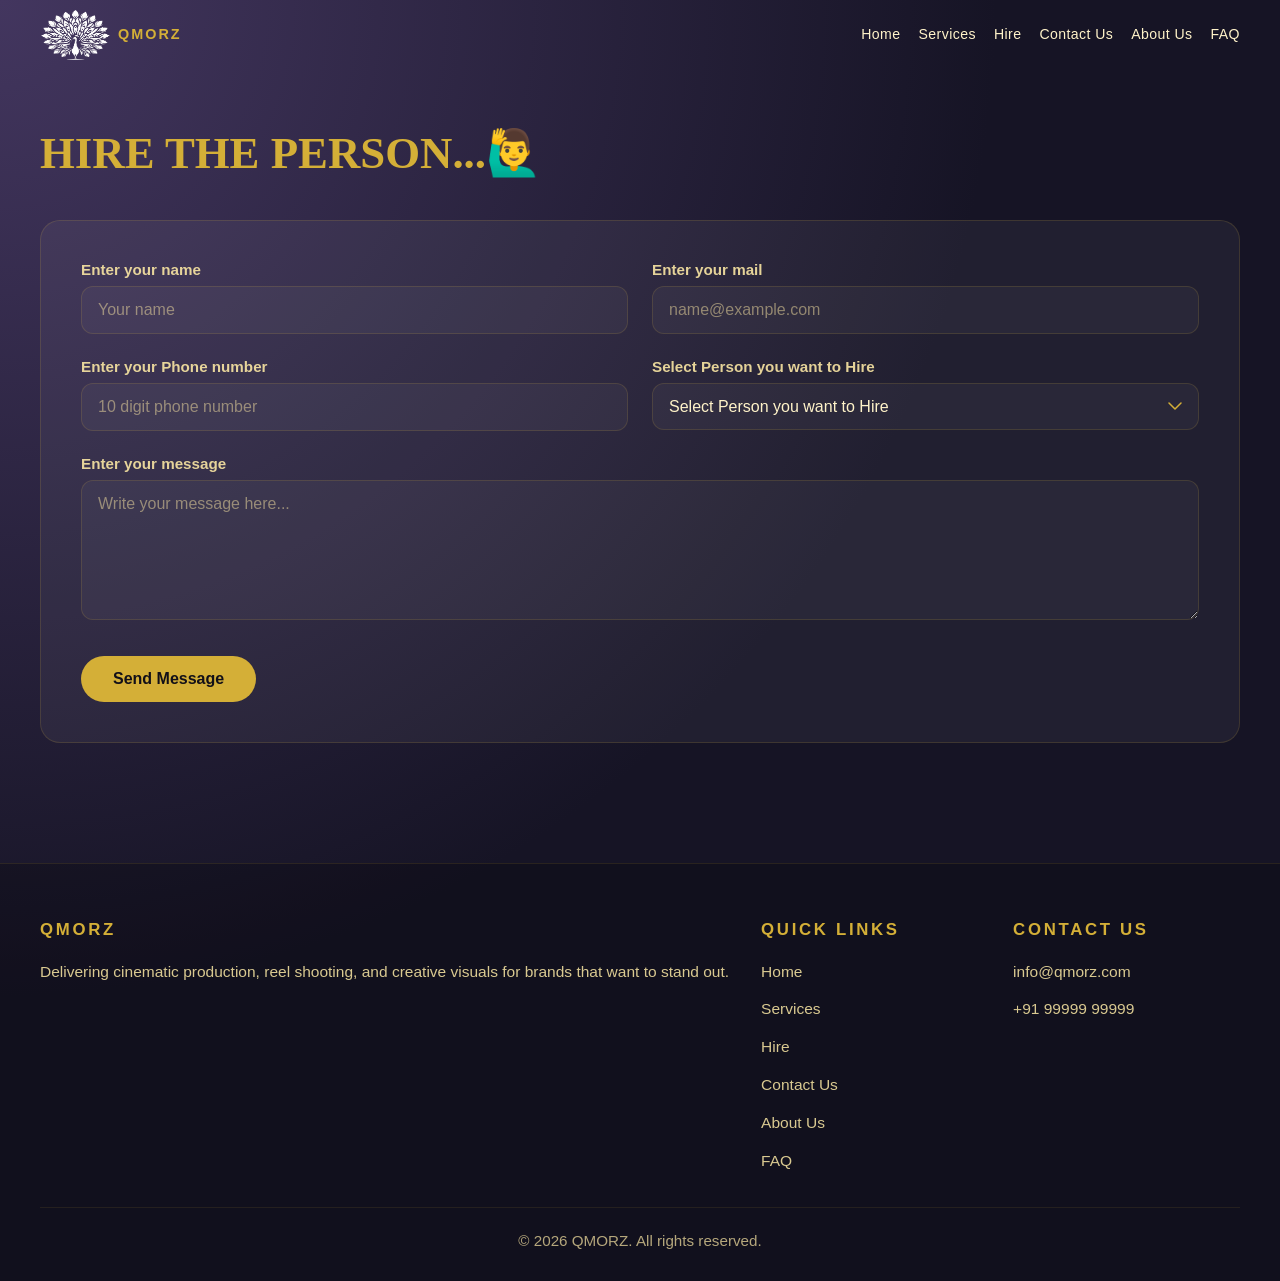
<file: hire.html>
<!DOCTYPE html>
<html lang="en">
<head>
  <meta charset="UTF-8" />
  <meta name="viewport" content="width=device-width, initial-scale=1.0" />
  <title>Hire Us</title>
  <link rel="icon" href="4-removebg-preview.png" type="image/png">
  <link rel="stylesheet" href="styles.css" />
</head>
<body>
  <header>
    <div class="container">
      <div class="nav-bar">
        <div class="brand">
          <div class="brand-placeholder">
            <img src="logo_removebg_1.png" alt="QMORZ Logo" style="width: 70px; height: 50px;" />
          </div>
          <div class="brand-title">QMORZ</div>
        </div>

        <nav>
          <ul>
            <li><a href="index.html">Home</a></li>
            <li><a href="service.html">Services</a></li>
            <li><a href="hire.html#hire">Hire</a></li>
            <li><a href="contactus.html">Contact Us</a></li>
            <li><a href="index.html#about">About Us</a></li>
            <li><a href="faq.html">FAQ</a></li>
          </ul>
        </nav>
      </div>
    </div>
  </header>

  <main class="container">
    <section class="hire-section">
      <div class="hire-hero" id="hire">
        <h1>HIRE THE PERSON...🙋‍♂️</h1>
      </div>

      <div class="hire-form-section">
        <div class="contact-form-panel">
          <form class="contact-form" action="#" method="post">
            <div class="form-row">
              <div class="form-group">
                <label for="name">Enter your name</label>
                <input id="name" name="name" type="text" placeholder="Your name" required pattern="[A-Za-z ]+" title="Only letters and spaces are allowed" />
              </div>
              <div class="form-group">
                <label for="email">Enter your mail</label>
                <input id="email" name="email" type="email" placeholder="name@example.com" required />
              </div>
            </div>

            <div class="form-row">
              <div class="form-group">
                <label for="phone">Enter your Phone number</label>
                <input id="phone" name="phone" type="tel" placeholder="10 digit phone number" required pattern="\d{10}" title="Phone number must be 10 digits" />
              </div>
              <div class="form-group">
                <label for="category">Select Person you want to Hire</label>
                <select id="category" name="category" required>
                  <option value="">Select Person you want to Hire</option>
                  <option value="Influencer-Male">Influencer-Male</option>
                  <option value="Influencer-Female">Influencer-Female</option>
                  <option value="photographer">Photographer</option>
                  <option value="content-creator">Content Creator</option>
                  <option value="video-editor">Video Editor</option>
                  <option value="reel-shooter">Reel Shooter</option>
                  <option value="cinematographer">Cinematographer</option>
                </select>
              </div>
            </div>

            <div class="form-row">
              <div class="form-group full-width">
                <label for="message">Enter your message</label>
                <textarea id="message" name="message" placeholder="Write your message here..." required></textarea>
              </div>
            </div>

            <button type="submit" class="submit-btn">Send Message</button>
          </form>
        </div>
      </div>
    </section>
  </main>

  <footer>
    <div class="container">
      <div class="footer-inner">
        <div class="footer-brand">
          <h3>QMORZ</h3>
          <p>Delivering cinematic production, reel shooting, and creative visuals for brands that want to stand out.</p>
        </div>

        <div class="footer-section">
          <h4>Quick links</h4>
          <ul class="footer-links">
            <li><a href="index.html#home">Home</a></li>
            <li><a href="service.html">Services</a></li>
            <li><a href="hire.html#hire">Hire</a></li>
            <li><a href="contactus.html">Contact Us</a></li>
            <li><a href="index.html#about">About Us</a></li>
            <li><a href="faq.html">FAQ</a></li>
          </ul>
        </div>

        <div class="footer-section">
          <h4>Contact Us</h4>
          <ul class="footer-links">
            <li><a href="mailto:info@qmorz.com">info@qmorz.com</a></li>
            <li><a href="tel:+919999999999">+91 99999 99999</a></li>
          </ul>
        </div>
      </div>
      <p class="footer-note">&copy; 2026 QMORZ. All rights reserved.</p>
    </div>
  </footer>

  <script>
    // Add glassmorphism to header when page scrolls
    (function() {
      const header = document.querySelector('header');
      if (!header) return;

      const onScroll = () => {
        if (window.scrollY > 30) header.classList.add('scrolled');
        else header.classList.remove('scrolled');
      };

      onScroll();
      window.addEventListener('scroll', onScroll, { passive: true });
    })();
  </script>
</body>
</html>
</file>
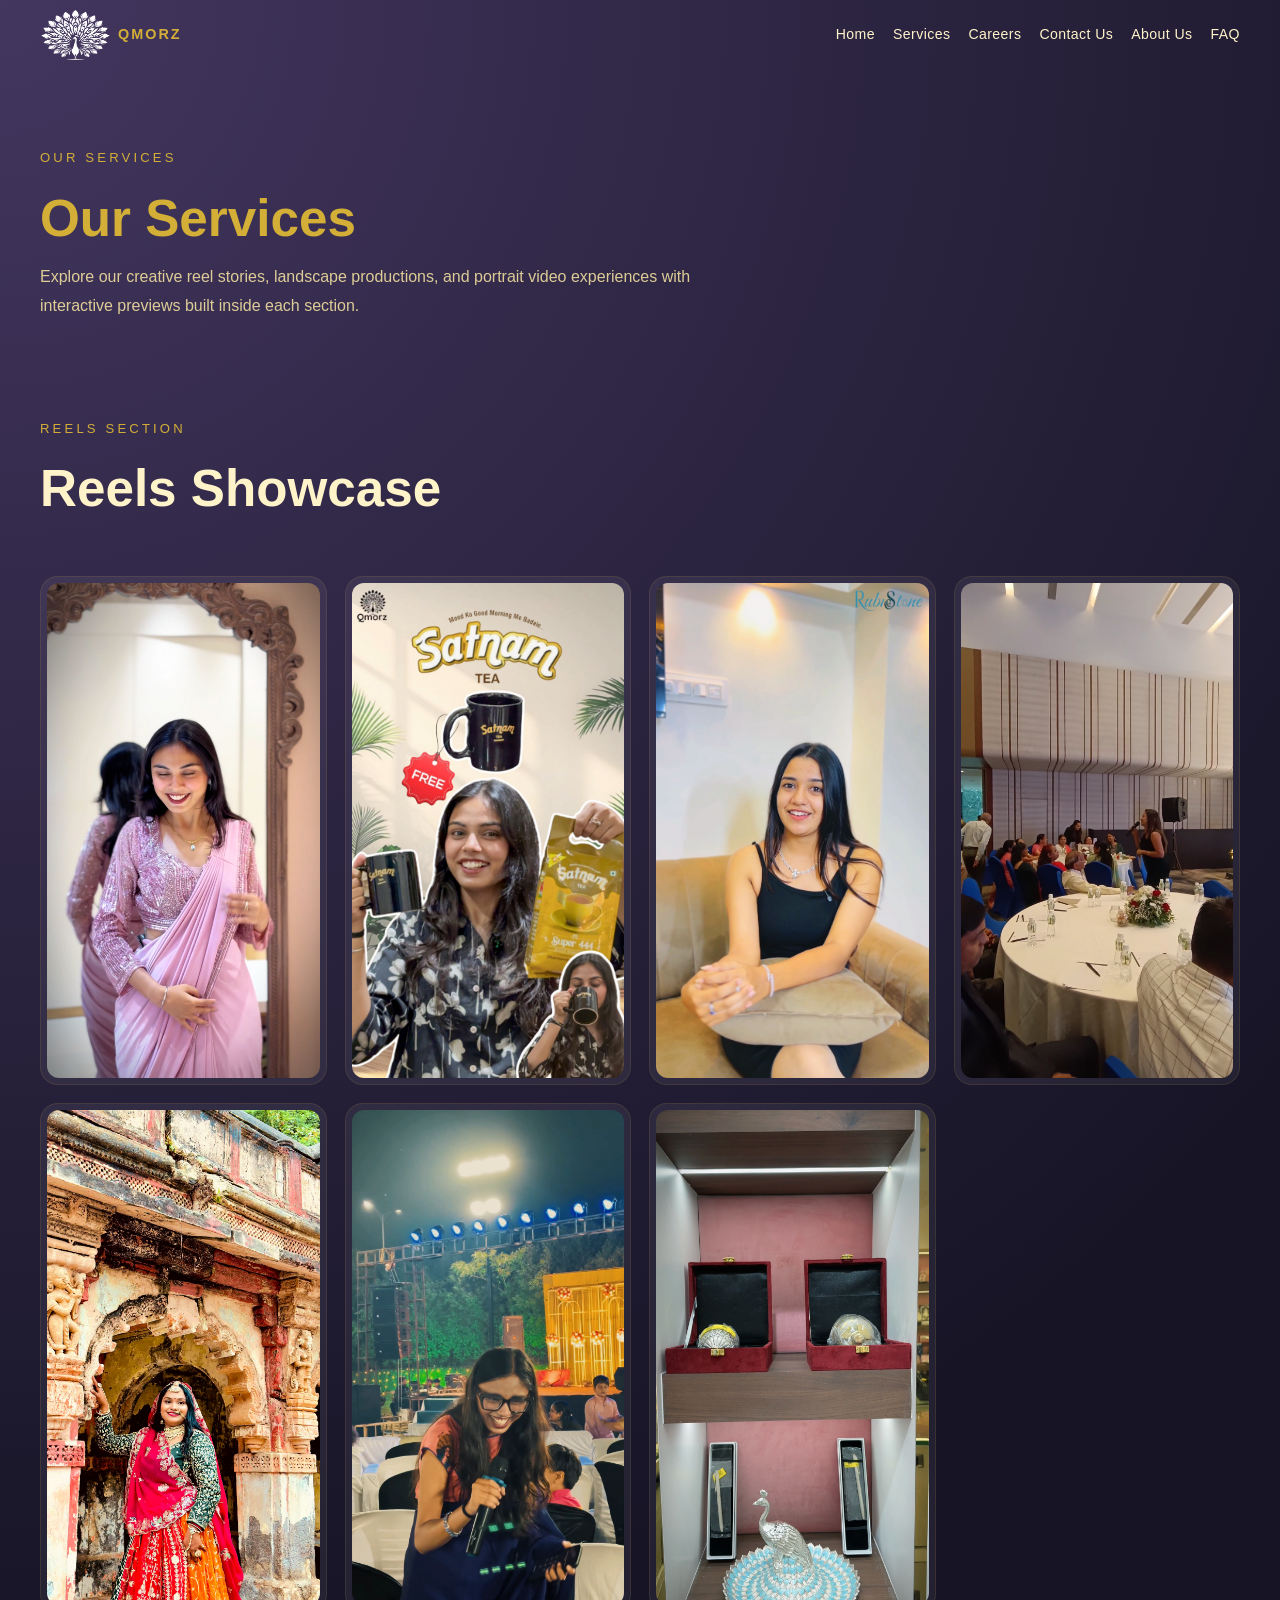
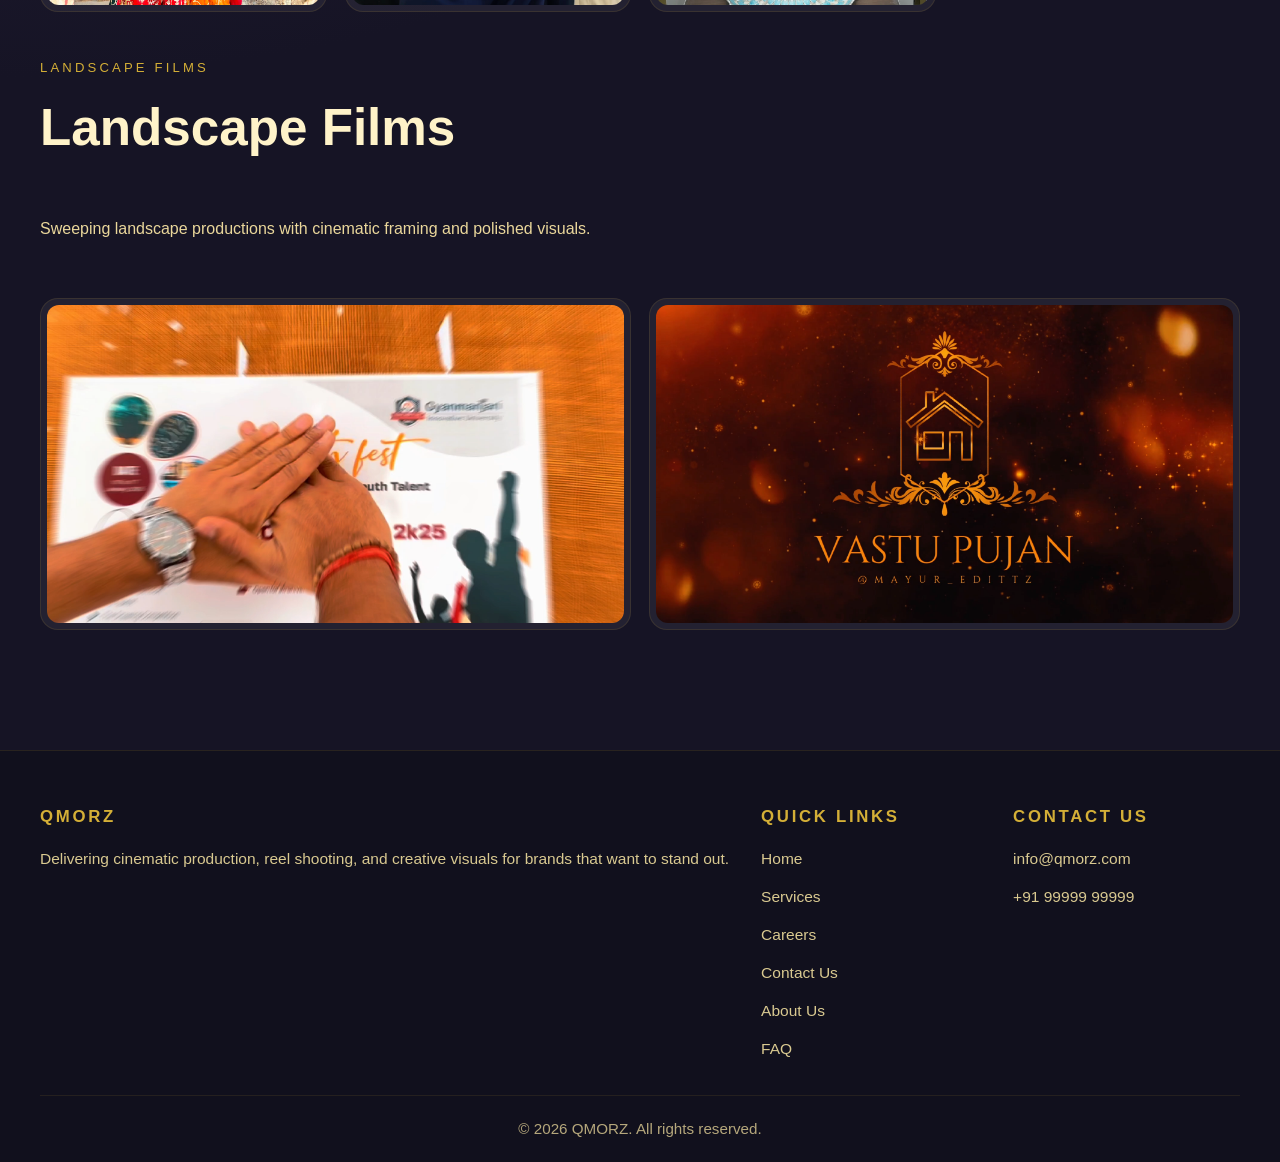
<file: service.html>
<!DOCTYPE html>
<html lang="en">
<head>
  <meta charset="UTF-8" />
  <meta name="viewport" content="width=device-width, initial-scale=1.0">
  <title>Our Services | QMORZ</title>
  <link rel="icon" href="4-removebg-preview.png" type="image/png">
  <link rel="stylesheet" href="styles.css" />
</head>
<body>
  <header>
    <div class="container">
      <div class="nav-bar">
        <div class="brand">
          <div class="brand-placeholder">
            <img src="logo_removebg_1.png" alt="QMORZ Logo" style="width: 70px; height: 50px;" />
          </div>
          <div class="brand-title">QMORZ</div>
        </div>
        <div class="menu-toggle" id="menu-toggle">☰</div>
        <nav id="navbar">
          <ul>
            <li><a href="index.html">Home</a></li>
            <li><a href="service.html">Services</a></li>
            <li><a href="careers.html">Careers</a></li>
            <li><a href="contactus.html">Contact Us</a></li>
            <li><a href="aboutus.html#about">About Us</a></li>
            <li><a href="faq.html">FAQ</a></li>
          </ul>
        </nav>
      </div>
    </div>
  </header>
    
  <main class="container">
    <section class="service-page-intro">
      <span class="section-tag">Our Services</span>
      <h1 class="section-title">Our Services</h1>
      <p class="services-description">Explore our creative reel stories, landscape productions, and portrait video experiences with interactive previews built inside each section.</p>
    </section>

    <section class="services service-page">
      <div class="service-section">
        <div class="service-section-header">
          <span class="section-tag">Reels Section</span>
          <h2>Reels Showcase</h2>
        </div>

        <div class="reel-grid">
          <button class="reel-item" data-src="bela-compressed.mp4" aria-label="Open reel 1">
            <img src="bela_thumbnail.png" alt="Reel thumbnail 1" />
          </button>
          <button class="reel-item" data-src="satnam_tea.mp4" aria-label="Open reel 2">
            <img src="satnam_thumbnail.png" alt="Reel thumbnail 2" />
          </button>
          <button class="reel-item" data-src="rubi-compressed.mp4" aria-label="Open reel 3">
            <img src="rubi_thumbnail.png" alt="Reel thumbnail 3" />
          </button>
          <button class="reel-item" data-src="corporate.mp4" aria-label="Open reel 4">
            <img src="corporate_thumbnail.png" alt="Reel thumbnail 4" />
          </button>
          <button class="reel-item" data-src="weding.mp4" aria-label="Open reel 5">
            <img src="weding_thumbnail.png" alt="Reel thumbnail 5" />
          </button>
          <button class="reel-item" data-src="weding_02.mp4" aria-label="Open reel 6">
            <img src="weding_02_thumbnail.png" alt="Reel thumbnail 6" />
          </button>
          <button class="reel-item" data-src="ranishaa.mp4" aria-label="Open reel 7">
            <img src="ranishaa_thumbnial.png" alt="Reel thumbnail 7" />
          </button>
        </div>
      </div>

      <div class="service-section">
        <div class="service-section-header">
          <span class="section-tag">Landscape Films</span>
          <h2>Landscape Films</h2>
        </div>
        <p class="service-section-copy">Sweeping landscape productions with cinematic framing and polished visuals.</p>

        <div class="landscape-grid">
          <button class="landscape-item" data-src="college_event_intro_compressed.mp4" aria-label="Open landscape film 1">
            <img src="collegethumnail.png" alt="Landscape film 1" />
          </button>
          <button class="landscape-item" data-src="vastu_poojan.mp4" aria-label="Open landscape film 2">
            <img src="vastu_thumbnail.png" alt="Landscape film 2" />
          </button>
        </div>
      </div>
    </section>

    <div id="video-modal" class="video-modal" aria-hidden="true">
      <div class="video-modal-backdrop"></div>
      <div class="video-modal-container">
        <button class="video-modal-close" aria-label="Close">✕</button>
        <video id="modal-video" class="modal-video" controls playsinline></video>
      </div>
    </div>
  </main>

  <footer>
    <div class="container">
      <div class="footer-inner">
        <div class="footer-brand">
          <h3>QMORZ</h3>
          <p>Delivering cinematic production, reel shooting, and creative visuals for brands that want to stand out.</p>
        </div>

        <div class="footer-section">
          <h4>Quick links</h4>
          <ul class="footer-links">
            <li><a href="index.html#home">Home</a></li>
            <li><a href="service.html">Services</a></li>
            <li><a href="careers.html">Careers</a></li>
            <li><a href="contactus.html">Contact Us</a></li>
            <li><a href="aboutus.html#about">About Us</a></li>
            <li><a href="faq.html">FAQ</a></li>
          </ul>
        </div>

        <div class="footer-section">
          <h4>Contact Us</h4>
          <ul class="footer-links">
            <li><a href="mailto:info@qmorz.com">info@qmorz.com</a></li>
            <li><a href="tel:+919999999999">+91 99999 99999</a></li>
          </ul>
        </div>
      </div>
      <p class="footer-note">&copy; 2026 QMORZ. All rights reserved.</p>
    </div>
  </footer>

  <script>
    document.addEventListener("DOMContentLoaded", function() {
      // Responsive Dynamic Navigation menu Setup
      const menuToggle = document.getElementById("menu-toggle");
      const navbar = document.getElementById("navbar");

      if (menuToggle && navbar) {
        menuToggle.addEventListener("click", () => {
          navbar.classList.toggle("active");
          menuToggle.innerHTML = navbar.classList.contains("active") ? "✕" : "☰";
        });
      }

      // Glassmorphism Header Scroll Hook
      const header = document.querySelector('header');
      if (header) {
        const onScroll = () => {
          if (window.scrollY > 30) header.classList.add('scrolled');
          else header.classList.remove('scrolled');
        };
        onScroll();
        window.addEventListener('scroll', onScroll, { passive: true });
      }

      // Video Popups & Canvas Translation Animation Logic
      const modal = document.getElementById('video-modal');
      const modalVideo = document.getElementById('modal-video');
      const closeBtn = document.querySelector('.video-modal-close');
      const backdrop = document.querySelector('.video-modal-backdrop');

      function openModalWithSrc(src) {
        if (!src || !modal || !modalVideo || !closeBtn) return;
        modal.setAttribute('aria-hidden', 'false');
        modal.style.display = 'flex';
        modalVideo.src = src;
        modalVideo.muted = false;
        modalVideo.controls = true;
        modalVideo.currentTime = 0;
        modalVideo.play().catch(() => {});
        closeBtn.focus();
      }

      function closeModal() {
        if (!modal || !modalVideo) return;
        modal.setAttribute('aria-hidden', 'true');
        modal.style.display = 'none';
        modalVideo.pause();
        modalVideo.removeAttribute('src');
        modalVideo.load();
      }

      document.querySelectorAll('.reel-item, .landscape-item').forEach(btn => {
        const img = btn.querySelector('img');
        btn.addEventListener('click', () => {
          openModalWithSrc(btn.dataset.src);
        });

        btn.addEventListener('pointermove', ev => {
          if (!img) return;
          const r = btn.getBoundingClientRect();
          const x = (ev.clientX - r.left - r.width / 2) / r.width;
          const y = (ev.clientY - r.top - r.height / 2) / r.height;
          img.style.transform = `scale(1.04) translate(${x * 6}px, ${y * 6}px)`;
        });

        btn.addEventListener('pointerleave', () => {
          if (!img) return;
          img.style.transform = '';
        });
      });

      if(closeBtn) closeBtn.addEventListener('click', closeModal);
      if(backdrop) backdrop.addEventListener('click', closeModal);
      document.addEventListener('keydown', e => {
        if (e.key === 'Escape') closeModal();
      });
    });
  </script>
</body>
</html>
</file>
<file: styles.css>
/* ==========================================================================
   1. ROOT VARIABLES & GLOBAL RESET
   ========================================================================== */
:root {
  --bg-color: #161425;
  --accent-color: #d4af37;
  --text-color: #fff3c9;
  --panel-color: rgba(255, 255, 255, 0.06);
  --border-color: rgba(212, 175, 55, 0.25);
  --hero-overlay: rgba(255, 255, 255, 0.05);
}

* {
  box-sizing: border-box;
  margin: 0;
  padding: 0;
}

body {
  min-height: 100vh;
  background: radial-gradient(circle at top left, #43365f 0%, #161425 55%);
  color: var(--text-color);
  font-family: "Segoe UI", Tahoma, Geneva, Verdana, sans-serif;
}

.container {
  width: min(1200px, 100% - 40px);
  margin: 0 auto;
}

/* ==========================================================================
   2. HEADER & NAVIGATION (STICKY & GLASSMORPHISM)
   ========================================================================== */
header {
  position: sticky;
  top: 0;
  z-index: 10;
  background: transparent;
  border-bottom: none;
  transition: background 0.35s ease, box-shadow 0.35s ease, backdrop-filter 0.35s ease, border-color 0.35s ease, padding 0.25s ease;
}

.nav-bar {
  display: flex;
  align-items: center;
  justify-content: space-between;
  padding: 10px 0;
  transition: padding 0.25s ease;
  position: relative;
}

header.scrolled {
  background: var(--panel-color);
  border-bottom: 1px solid var(--border-color);
  backdrop-filter: blur(12px) saturate(120%);
  box-shadow: 0 8px 30px rgba(0, 0, 0, 0.35);
}

header.scrolled .nav-bar {
  padding: 6px 0;
}

.brand {
  display: flex;
  align-items: center;
  gap: 14px;
  color: var(--accent-color);
}

.brand-placeholder {
  width: 64px;
  height: 48px;
  display: grid;
  place-items: center;
  font-size: 0.7rem;
  letter-spacing: 0.08em;
  text-transform: uppercase;
  color: var(--accent-color);
}

.brand-title {
  font-size: 0.9rem;
  letter-spacing: 0.14em;
  text-transform: uppercase;
  font-weight: 700;
}

nav ul {
  display: flex;
  gap: 18px;
  list-style: none;
  flex-wrap: wrap;
}

nav li {
  font-size: 0.88rem;
  letter-spacing: 0.03em;
}

nav a {
  color: var(--text-color);
  text-decoration: none;
  transition: color 0.2s ease;
}

nav a:hover,
nav a:focus,
nav a.active {
  color: var(--accent-color);
}

/* ==========================================================================
   3. HOME / HERO SECTION
   ========================================================================== */
.hero {
  display: grid;
  grid-template-columns: 1fr 1fr;
  align-items: center;
  gap: 48px;
  min-height: calc(100vh - 108px);
  padding: 80px 0;
}

.hero-panel {
  background: var(--panel-color);
  border: 1px solid var(--border-color);
  border-radius: 24px;
  padding: 28px;
  display: flex;
  justify-content: center;
  align-items: center;
  min-height: 420px;
}

.hero-image {
  width: 100%;
  height: 100%;
  max-width: 520px;
  max-height: 360px;
  border-radius: 20px;
  overflow: hidden;
  box-shadow: 0 24px 70px rgba(0, 0, 0, 0.28);
}

.hero-image img {
  width: 100%;
  height: 100%;
  object-fit: cover;
  display: block;
}

.hero-copy {
  display: flex;
  flex-direction: column;
  gap: 28px;
}

.hero-copy h1 {
  font-family: "Times New Roman", serif;
  font-size: clamp(2.8rem, 5vw, 4.6rem);
  line-height: 1.02;
  color: var(--accent-color);
}

.hero-copy p {
  font-family: "Times New Roman", serif;
  font-size: 1.1rem;
  max-width: 580px;
  line-height: 1.8;
  color: var(--text-color);
}

.hero-copy .callout {
  display: inline-flex;
  align-items: center;
  gap: 12px;
  padding: 14px 20px;
  border: 1px solid rgba(212, 175, 55, 0.18);
  border-radius: 999px;
  color: var(--accent-color);
  font-weight: 500;
  width: fit-content;
  background: rgba(212, 175, 55, 0.06);
}

.hero-actions {
  display: flex;
  gap: 18px;
  flex-wrap: wrap;
  margin-top: 28px;
}

.hero-button,
.hero-link {
  display: inline-flex;
  align-items: center;
  justify-content: center;
  border-radius: 999px;
  padding: 14px 28px;
  text-decoration: none;
  font-weight: 600;
  transition: background 0.2s ease, color 0.2s ease, transform 0.2s ease;
}

.hero-button {
  background: var(--accent-color);
  color: #121018;
}

.hero-button:hover {
  transform: translateY(-2px);
}

.hero-link {
  border: 1px solid rgba(245, 226, 161, 0.3);
  color: var(--text-color);
}

.hero-link:hover {
  background: rgba(212, 175, 55, 0.08);
}

.hero-stats {
  display: grid;
  grid-template-columns: repeat(3, minmax(0, 1fr));
  gap: 16px;
  margin-top: 28px;
}

.hero-stat {
  background: rgba(212, 175, 55, 0.08);
  border: 1px solid rgba(212, 175, 55, 0.14);
  border-radius: 18px;
  padding: 22px;
  text-align: center;
}

.hero-stat span {
  display: block;
  font-size: 2rem;
  font-weight: 700;
  color: var(--accent-color);
}

.hero-stat p {
  margin-top: 10px;
  color: rgba(245, 226, 161, 0.92);
  line-height: 1.6;
  font-size: 0.95rem;
}

/* ==========================================================================
   4. SERVICES SECTION & SERVICE CARDS
   ========================================================================== */
.services {
  padding: 80px 0;
}

.services-intro {
  max-width: 740px;
  margin-bottom: 42px;
}

.section-tag {
  display: inline-block;
  text-transform: uppercase;
  letter-spacing: 0.24em;
  font-size: 0.82rem;
  color: var(--accent-color);
  margin-bottom: 14px;
}

.services h2 {
  font-size: clamp(2rem, 4vw, 3.4rem);
  line-height: 1.05;
  margin-bottom: 16px;
}

.services p {
  font-size: 1rem;
  line-height: 1.8;
  color: rgba(245, 226, 161, 0.95);
}

.service-grid {
  display: grid;
  grid-template-columns: repeat(3, minmax(0, 1fr));
  gap: 24px;
}

.service-card {
  background: var(--panel-color);
  border: 1px solid rgba(212, 175, 55, 0.16);
  border-radius: 24px;
  padding: 32px;
  display: flex;
  flex-direction: column;
  gap: 18px;
  min-height: 260px;
  transition: transform 0.25s ease, border-color 0.25s ease, box-shadow 0.25s ease;
}

.service-card:hover {
  transform: translateY(-5px);
  border-color: rgba(212, 175, 55, 0.3);
  box-shadow: 0 28px 80px rgba(0, 0, 0, 0.18);
}

.service-card:nth-child(1) {
  border-radius: 32px;
}

.service-card:nth-child(2) {
  border-radius: 12px 32px 12px 32px;
}

.service-card:nth-child(3) {
  border-radius: 24px 8px 24px 8px;
  clip-path: polygon(2% 0%, 98% 0%, 100% 2%, 100% 98%, 98% 100%, 2% 100%, 0% 98%, 0% 2%);
}

.service-card h3 {
  margin: 0;
  font-size: 1.4rem;
  color: var(--text-color);
}

.service-card p {
  font-size: 1rem;
  line-height: 1.8;
  color: rgba(245, 226, 161, 0.9);
}

.service-button {
  margin-top: auto;
  align-self: flex-start;
  padding: 14px 24px;
  border-radius: 999px;
  border: 1px solid var(--accent-color);
  background: transparent;
  color: var(--accent-color);
  text-decoration: none;
  font-weight: 600;
  transition: background 0.2s ease, color 0.2s ease;
}

.service-button:hover {
  background: var(--accent-color);
  color: #121018;
}

/* ==========================================================================
   5. SERVICE INTERNAL MEDIA HUB (REELS & LANDSCAPE SHOWCASE)
   ========================================================================== */
.service-page-intro {
  padding: 80px 0 20px;
}

.service-page-intro .section-title {
  font-size: clamp(2.6rem, 4vw, 4.4rem);
  line-height: 1.02;
  margin: 14px 0 18px;
  color: var(--accent-color);
}

.services-description {
  max-width: 700px;
  color: rgba(245, 226, 161, 0.88);
  line-height: 1.8;
  font-size: 1rem;
}

.service-page {
  display: grid;
  gap: 48px;
}

.service-page .service-section {
  margin-bottom: 0;
  display: grid;
  gap: 24px;
}

.reel-grid {
  display: grid;
  grid-template-columns: repeat(4, 1fr);
  gap: 18px;
}

.reel-item {
  display: block;
  width: 100%;
  aspect-ratio: 9 / 16;
  overflow: hidden;
  border-radius: 18px;
  border: 1px solid rgba(212,175,55,0.12);
  background: var(--panel-color);
  padding: 6px;
  cursor: pointer;
}

.reel-item img {
  width: 100%;
  height: 100%;
  object-fit: cover;
  transition: transform 0.45s cubic-bezier(.2,.9,.3,1);
  display: block;
  border-radius: 12px;
}

.reel-item:hover img {
  transform: scale(1.06);
}

.landscape-grid {
  display: grid;
  grid-template-columns: repeat(2, 1fr);
  gap: 18px;
}

.landscape-item {
  display: block;
  width: 100%;
  aspect-ratio: 16 / 9;
  overflow: hidden;
  border-radius: 18px;
  border: 1px solid rgba(212,175,55,0.12);
  background: var(--panel-color);
  padding: 6px;
  cursor: pointer;
}

.landscape-item img { 
  width: 100%; 
  height: 100%; 
  object-fit: cover; 
  border-radius: 12px; 
  transition: transform 0.45s ease; 
}

.landscape-item:hover img { 
  transform: scale(1.03); 
}

/* Video Player Modal Box */
.video-modal { position: fixed; inset: 0; display: none; align-items: center; justify-content: center; z-index: 9999; }
.video-modal[aria-hidden="false"] { display: flex; }
.video-modal-backdrop { position: absolute; inset:0; background: rgba(0,0,0,0.6); }
.video-modal-container { position: relative; width: min(1100px, 96%); max-height: 88vh; border-radius: 14px; overflow: hidden; background: rgba(6,6,8,0.98); box-shadow: 0 40px 120px rgba(0,0,0,0.6); }
.video-modal-close { position: absolute; top: 12px; right:12px; z-index:2; background: rgba(255,255,255,0.06); border: none; color: var(--text-color); font-size: 20px; width:40px; height:40px; border-radius:999px; cursor:pointer; }
.modal-video { width:100%; height:100%; max-height: calc(88vh - 24px); background: #000; display:block; }

@media (max-width: 950px) {
  .reel-grid { grid-template-columns: repeat(2,1fr); }
  .reel-item { aspect-ratio: 3/5; }
  .landscape-grid { grid-template-columns: 1fr; }
}

.service-section-header {
  display: flex;
  flex-direction: column;
  gap: 12px;
  margin-bottom: 20px;
}

.service-section-copy {
  max-width: 760px;
  margin-bottom: 30px;
  color: rgba(245, 226, 161, 0.82);
  line-height: 1.8;
}

.service-video-frame {
  position: relative;
  overflow: hidden;
  border-radius: 28px;
  background: rgba(255, 255, 255, 0.04);
  border: 1px solid rgba(212, 175, 55, 0.12);
  min-height: 320px;
  box-shadow: 0 22px 50px rgba(0, 0, 0, 0.16);
  transition: transform 0.25s ease, border-color 0.25s ease, box-shadow 0.25s ease;
}

.service-video-frame:hover {
  transform: translateY(-4px);
  border-color: rgba(212, 175, 55, 0.2);
  box-shadow: 0 30px 80px rgba(0, 0, 0, 0.22);
}

.service-video {
  width: 100%;
  height: 100%;
  min-height: 320px;
  object-fit: cover;
  background: radial-gradient(circle at top left, rgba(212, 175, 55, 0.14), rgba(22, 18, 35, 0.95));
}

.video-thumb {
  position: absolute;
  top: 20px;
  right: 20px;
  display: flex;
  flex-direction: column;
  align-items: center;
  justify-content: center;
  min-width: 160px;
  padding: 18px 16px;
  gap: 10px;
  border-radius: 24px;
  border: 1px solid rgba(255, 255, 255, 0.12);
  background: rgba(14, 12, 24, 0.9);
  color: var(--text-color);
  cursor: pointer;
  transition: transform 0.2s ease, background 0.2s ease, box-shadow 0.2s ease;
}

.video-thumb:hover {
  transform: translateY(-2px);
  background: rgba(255, 255, 255, 0.1);
  box-shadow: 0 16px 40px rgba(0, 0, 0, 0.18);
}

.video-thumb.hidden {
  display: none;
}

.thumb-icon {
  font-size: 1.85rem;
  color: var(--accent-color);
}

.thumb-label {
  font-size: 0.95rem;
  font-weight: 700;
  text-align: center;
}

@media (max-width: 950px) {
  .service-video-frame,
  .service-section-copy {
    min-height: auto;
  }
  .service-page-intro {
    padding-top: 60px;
  }
}

@media (max-width: 760px) {
  .service-grid,
  .service-video-frame {
    min-height: auto;
  }
  .service-video-frame {
    min-height: 260px;
  }
  .video-thumb {
    top: 16px;
    right: 16px;
    min-width: 140px;
  }
}

/* ==========================================================================
   6. CONTACT US & CAREERS (SHARED DUAL-COLUMN GRID SECTIONS)
   ========================================================================== */
.contact-hero {
  padding: 60px 0 80px;
  text-align: left;
}

.contact-hero h1 {
  font-family: "Times New Roman", serif;
  font-size: clamp(2rem, 3.5vw, 3.2rem);
  color: var(--accent-color);
  margin: 0;
  font-weight: 700;
}

.contact-grid {
  display: grid;
  grid-template-columns: 1fr 1.2fr;
  gap: 48px;
  margin: 60px 0 120px;
  align-items: flex-start;
}

.contact-left {
  display: flex;
  flex-direction: column;
  gap: 24px;
}

/* Inquiry Display Panels */
.inquiry-card {
  background: rgba(255, 255, 255, 0.05);
  border: 1px solid rgba(212, 175, 55, 0.16);
  border-radius: 20px;
  padding: 40px;
  text-align: left;
  display: flex;
  flex-direction: column;
  gap: 16px;
  min-height: 220px;
  justify-content: flex-start;
}

.inquiry-icon {
  font-size: 2.4rem;
  width: 60px;
  height: 60px;
  border: 1.5px solid rgba(212, 175, 55, 0.3);
  border-radius: 12px;
  display: flex;
  align-items: center;
  justify-content: center;
  background: rgba(212, 175, 55, 0.08);
  color: var(--accent-color);
  font-weight: 300;
  line-height: 1;
}

.inquiry-card h3 {
  font-size: 0.85rem;
  letter-spacing: 0.12em;
  text-transform: uppercase;
  color: rgba(245, 226, 161, 0.6);
  margin: 0;
  font-weight: 600;
}

.inquiry-email,
.inquiry-phone {
  font-size: 1.2rem;
  font-weight: 700;
  color: var(--text-color);
  text-decoration: none;
  transition: color 0.2s ease;
}

.inquiry-email:hover,
.inquiry-phone:hover {
  color: var(--accent-color);
}

/* Input Form Panels */
.contact-form-panel {
  background: rgba(255, 255, 255, 0.05);
  border: 1px solid rgba(212, 175, 55, 0.16);
  border-radius: 20px;
  padding: 40px;
}

.form-row {
  display: grid;
  grid-template-columns: 1fr 1fr;
  gap: 24px;
  margin-bottom: 24px;
}

.form-group {
  display: flex;
  flex-direction: column;
  gap: 8px;
}

.form-group.full-width {
  grid-column: 1 / -1;
}

.contact-form label {
  font-size: 0.95rem;
  font-weight: 600;
  color: rgba(245, 226, 161, 0.92);
}

.contact-form input,
.contact-form textarea,
.contact-form select {
  padding: 14px 16px;
  border: 1px solid rgba(212, 175, 55, 0.16);
  border-radius: 12px;
  background: rgba(255, 255, 255, 0.04);
  color: var(--text-color);
  font-size: 1rem;
  font-family: inherit;
  transition: border-color 0.2s ease;
}

.contact-form select {
  appearance: none;
  -webkit-appearance: none;
  cursor: pointer;
  padding-right: 44px;
  background-image: url("data:image/svg+xml,%3Csvg xmlns='http://www.w3.org/2000/svg' width='14' height='8' viewBox='0 0 14 8' fill='none'%3E%3Cpath d='M1 1L7 7L13 1' stroke='%23d4af37' stroke-width='1.5' stroke-linecap='round' stroke-linejoin='round'/%3E%3C/svg%3E");
  background-repeat: no-repeat;
  background-position: right 16px center;
  background-size: 14px 8px;
}

.contact-form select option {
  background: #161425;
  color: var(--text-color);
}

.contact-form input:focus,
.contact-form textarea:focus,
.contact-form select:focus {
  outline: none;
  border-color: rgba(212, 175, 55, 0.4);
}

.contact-form input::placeholder,
.contact-form textarea::placeholder {
  color: rgba(245, 226, 161, 0.5);
}

.contact-form textarea {
  min-height: 140px;
  resize: vertical;
}

.submit-btn {
  background: var(--accent-color);
  color: #121018;
  border: none;
  padding: 14px 32px;
  border-radius: 999px;
  font-weight: 700;
  cursor: pointer;
  transition: transform 0.2s ease, background 0.2s ease;
  margin-top: 12px;
  font-size: 1rem;
  align-self: flex-start;
}

.submit-btn:hover {
  transform: translateY(-2px);
  background: #c79726;
}

/* ==========================================================================
   7. CAREERS PAGE EXTENSIONS
   ========================================================================== */
.hire-section {
  padding: 60px 0 80px;
}

.hire-hero {
  max-width: 1200px;
  margin: 0 auto 40px;
  text-align: left;
}

.hire-hero h1 {
  font-family: "Times New Roman", serif;
  font-size: clamp(2rem, 3.5vw, 3.2rem);
  color: var(--accent-color);
  margin: 0;
  font-weight: 700;
  line-height: 1.15;
}

.inquiry-card .inquiry-static-text {
  font-size: 1.1rem;
  font-weight: 500;
  color: var(--text-color);
  line-height: 1.5;
}

@media (max-width: 760px) {
  .hire-section { padding: 40px 0 60px; }
  .hire-hero { margin-bottom: 28px; }
}

/* ==========================================================================
   8. FAQ ACCORDION HANDLERS
   ========================================================================== */
.faq-section {
  padding: 80px 0;
  font-family: "Times New Roman", Times, serif;
}

.faq-section .section-intro {
  max-width: 760px;
  margin: 0 auto 40px;
  text-align: center;
}

.faq-section .section-intro h1 {
  font-size: clamp(2.6rem, 4vw, 3.8rem);
  color: var(--accent-color);
  margin-top: 18px;
}

.faq-section .faq-list {
  max-width: 900px;
  margin: 0 auto;
  display: grid;
  gap: 18px;
}

.faq-item {
  background: rgba(255, 255, 255, 0.05);
  border: 1px solid rgba(212, 175, 55, 0.16);
  border-radius: 20px;
  overflow: hidden;
}

.faq-question {
  width: 100%;
  display: flex;
  justify-content: space-between;
  align-items: center;
  border: none;
  background: transparent;
  padding: 22px 30px;
  color: var(--text-color);
  font-size: 1.05rem;
  font-weight: 700;
  cursor: pointer;
  text-align: left;
}

.faq-question span {
  font-family: "Times New Roman", Times, serif;
}

.faq-icon {
  font-size: 1.6rem;
  line-height: 1;
  color: var(--accent-color);
}

.faq-answer {
  max-height: 0;
  overflow: hidden;
  padding: 0 30px;
  color: rgba(245, 226, 161, 0.92);
  transition: max-height 0.28s ease;
  line-height: 1.8;
}

.faq-item.open .faq-answer {
  padding: 18px 30px 26px;
  margin-top: 10px;
  background: var(--panel-color);
  border: 1px solid rgba(212, 175, 55, 0.14);
  border-radius: 12px;
  box-sizing: border-box;
}

/* ==========================================================================
   9. BRAND CAROUSEL SLIDER
   ========================================================================== */
.brand-carousel {
  padding: 80px 0;
  font-family: "Times New Roman", Times, serif;
}

.brand-carousel .section-header h2 {
  font-size: clamp(2rem, 4vw, 3rem);
  color: var(--accent-color);
  margin-bottom: 28px;
  text-align: center;
}

.carousel-wrapper {
  position: relative;
  overflow: hidden;
}

.carousel-track {
  display: flex;
  gap: 18px;
  overflow-x: auto;
  scroll-snap-type: x mandatory;
  padding-bottom: 10px;
  scroll-behavior: smooth;
  scrollbar-width: none;
  -ms-overflow-style: none;
}

.carousel-track::-webkit-scrollbar {
  display: none;
  height: 0;
}

.brand-card {
  min-width: 220px;
  flex: 0 0 220px;
  height: 180px;
  border-radius: 24px;
  background: rgba(255, 255, 255, 0.06);
  border: 1px solid rgba(212, 175, 55, 0.16);
  display: flex;
  justify-content: center;
  align-items: center;
  color: rgba(245, 226, 161, 0.95);
  font-size: 1rem;
  scroll-snap-align: start;
  text-transform: uppercase;
  letter-spacing: 0.06em;
  padding: 16px;
}

.brand-card img {
  width: auto;
  max-width: 100%;
  height: auto;
  max-height: 100%;
  object-fit: contain;
}

.carousel-btn {
  position: absolute;
  top: 50%;
  transform: translateY(-50%);
  width: 44px;
  height: 44px;
  border-radius: 50%;
  border: none;
  background: rgba(212, 175, 55, 0.16);
  color: var(--text-color);
  font-size: 1.5rem;
  cursor: pointer;
  z-index: 1;
}

.carousel-btn.left { left: 8px; }
.carousel-btn.right { right: 8px; }
.carousel-btn:hover { background: rgba(212, 175, 55, 0.25); }

/* ==========================================================================
   10. FOOTER BLOCKS
   ========================================================================== */
footer {
  width: 100%;
  padding: 56px 0 32px;
  margin-top: 40px;
  background: rgba(0, 0, 0, 0.22);
  border: none;
  border-top: 1px solid rgba(212, 175, 55, 0.12);
  border-radius: 0;
  box-shadow: none;
}

footer .footer-inner {
  display: flex;
  align-items: flex-start;
  gap: 32px;
  flex-wrap: wrap;
}

footer .footer-brand,
footer .footer-section {
  min-width: 220px;
}

footer .footer-brand h3,
footer .footer-section h4 {
  margin: 0 0 18px;
  font-size: 1.05rem;
  color: var(--accent-color);
  letter-spacing: 0.16em;
  text-transform: uppercase;
  font-weight: 700;
}

footer .footer-brand p,
footer .footer-links li,
footer .footer-links a {
  color: rgba(245, 226, 161, 0.88);
  font-size: 0.97rem;
  line-height: 1.8;
}

footer .footer-links {
  list-style: none;
  padding: 0;
  margin: 0;
  display: grid;
  gap: 10px;
}

footer .footer-links a {
  color: rgba(245, 226, 161, 0.88);
  text-decoration: none;
  transition: color 0.2s ease;
}

footer .footer-links a:hover,
footer .footer-links a:focus {
  color: var(--accent-color);
}

footer .footer-note {
  margin-top: 32px;
  padding-top: 24px;
  border-top: 1px solid rgba(212, 175, 55, 0.1);
  color: rgba(245, 226, 161, 0.72);
  font-size: 0.95rem;
  text-align: center;
}

/* ==========================================================================
   11. MEDIA QUERIES & TABLET FLUID LAYOUT
   ========================================================================== */
@media (max-width: 950px) {
  .hero {
    grid-template-columns: 1fr;
    min-height: auto;
  }
  .hero-panel {
    min-height: auto;
    padding: 20px;
  }
  .hero-image {
    max-width: 100%;
    max-height: none;
    height: auto;
  }
  .hero-image img {
    height: auto;
  }
  .hero-actions {
    flex-direction: column;
    align-items: stretch;
  }
  .hero-stats {
    grid-template-columns: 1fr;
  }
  .service-grid {
    grid-template-columns: 1fr;
  }
}

@media (max-width: 680px) {
  .nav-bar {
    flex-direction: column;
    align-items: flex-start;
    gap: 18px;
  }
  nav ul {
    gap: 16px;
  }
  .container {
    width: min(100%, 100% - 24px);
  }
  .hero-panel {
    padding: 16px;
  }
  .hero-copy p {
    max-width: 100%;
  }
}

/* ==========================================================================
   12. RESPONSIVE HAMBURGER NAVIGATION ENGINE (FIXED)
   ========================================================================== */
.menu-toggle {
  display: none;
  font-size: 28px;
  color: var(--accent-color);
  cursor: pointer;
  user-select: none;
  font-weight: bold;
}

@media (max-width: 768px) {
  .menu-toggle {
    display: block;
    position: absolute;
    right: 0;
    top: 10px;
    z-index: 1001;
  }

  /* Structural block visibility handler */
  #navbar {
    display: none;
    width: 100%;
  }

  #navbar.active {
    display: block;
  }

  nav ul {
    display: flex;
    flex-direction: column;
    align-items: center;
    gap: 18px;
    width: 100%;
    margin-top: 15px;
    padding: 20px;
    background: rgba(22, 20, 37, 0.98);
    backdrop-filter: blur(10px);
    border: 1px solid rgba(212, 175, 55, 0.15);
    border-radius: 16px;
    animation: slideDown 0.3s ease;
  }

  .contact-grid,
  .form-row {
    grid-template-columns: 1fr;
  }

  .footer-inner {
    flex-direction: column;
  }
}

@keyframes slideDown {
  from { opacity: 0; transform: translateY(-15px); }
  to { opacity: 1; transform: translateY(0); }
}

/* ==========================================================================
   13. ABOUT US PAGE LAYOUT ADAPTATIONS
   ========================================================================== */
.about-narrative {
  line-height: 1.9;
  font-size: 1.1rem;
  color: rgba(245, 226, 161, 0.95);
  margin-top: 10px;
}

.hero-copy p {
  margin-bottom: 8px;
}

#philosophy .contact-grid {
  margin: 0;
  align-items: center;
}

#philosophy .inquiry-card {
  box-shadow: inset 0 0 20px rgba(212, 175, 55, 0.05);
}

/* ==========================================================================
   14. DEDICATED TEXT ONLY ABOUT US LAYOUT ENGINE (INTEGRATED FROM s.css)
   ========================================================================== */
.about-hero {
  padding: 100px 0 80px;
  text-align: center;
}

.about-hero h1 {
  font-size: clamp(3rem, 5vw, 5rem);
  color: var(--accent-color);
  margin: 20px 0;
  font-family: "Times New Roman", serif;
}

.about-hero p {
  max-width: 850px;
  margin: auto;
  line-height: 1.9;
  font-size: 1.1rem;
}

.about-story,
.vision-section,
.about-stats,
.philosophy-section,
.about-cta {
  padding: 80px 0;
}

.about-grid,
.vision-grid {
  display: grid;
  grid-template-columns: repeat(2, 1fr);
  gap: 25px;
}

.about-card,
.vision-card,
.philosophy-card,
.cta-card {
  background: var(--panel-color);
  border: 1px solid rgba(212, 175, 55, .15);
  border-radius: 24px;
  padding: 40px;
  backdrop-filter: blur(12px);
}

.about-card h2,
.philosophy-card h2,
.cta-card h2 {
  color: var(--accent-color);
  margin-bottom: 20px;
  font-family: "Times New Roman", serif;
}

.vision-card h3 {
  color: var(--accent-color);
  margin-bottom: 15px;
}

.about-card p,
.vision-card p,
.philosophy-card p {
  line-height: 1.9;
  margin-bottom: 15px;
}

.cta-card {
  text-align: center;
}

.cta-card p {
  margin: 20px 0 30px;
}

/* Scroll Animation Engine Hooks */
.reveal {
  opacity: 0;
  transform: translateY(40px);
  transition: .8s ease;
}

.reveal.active {
  opacity: 1;
  transform: translateY(0);
}

  /* Text Page Layout Breakpoints */
@media (max-width: 900px) {
  .about-grid,
  .vision-grid {
    grid-template-columns: 1fr;
  }
  .about-card,
  .vision-card,
  .philosophy-card,
  .cta-card {
    padding: 30px;
  }
}
</file>
